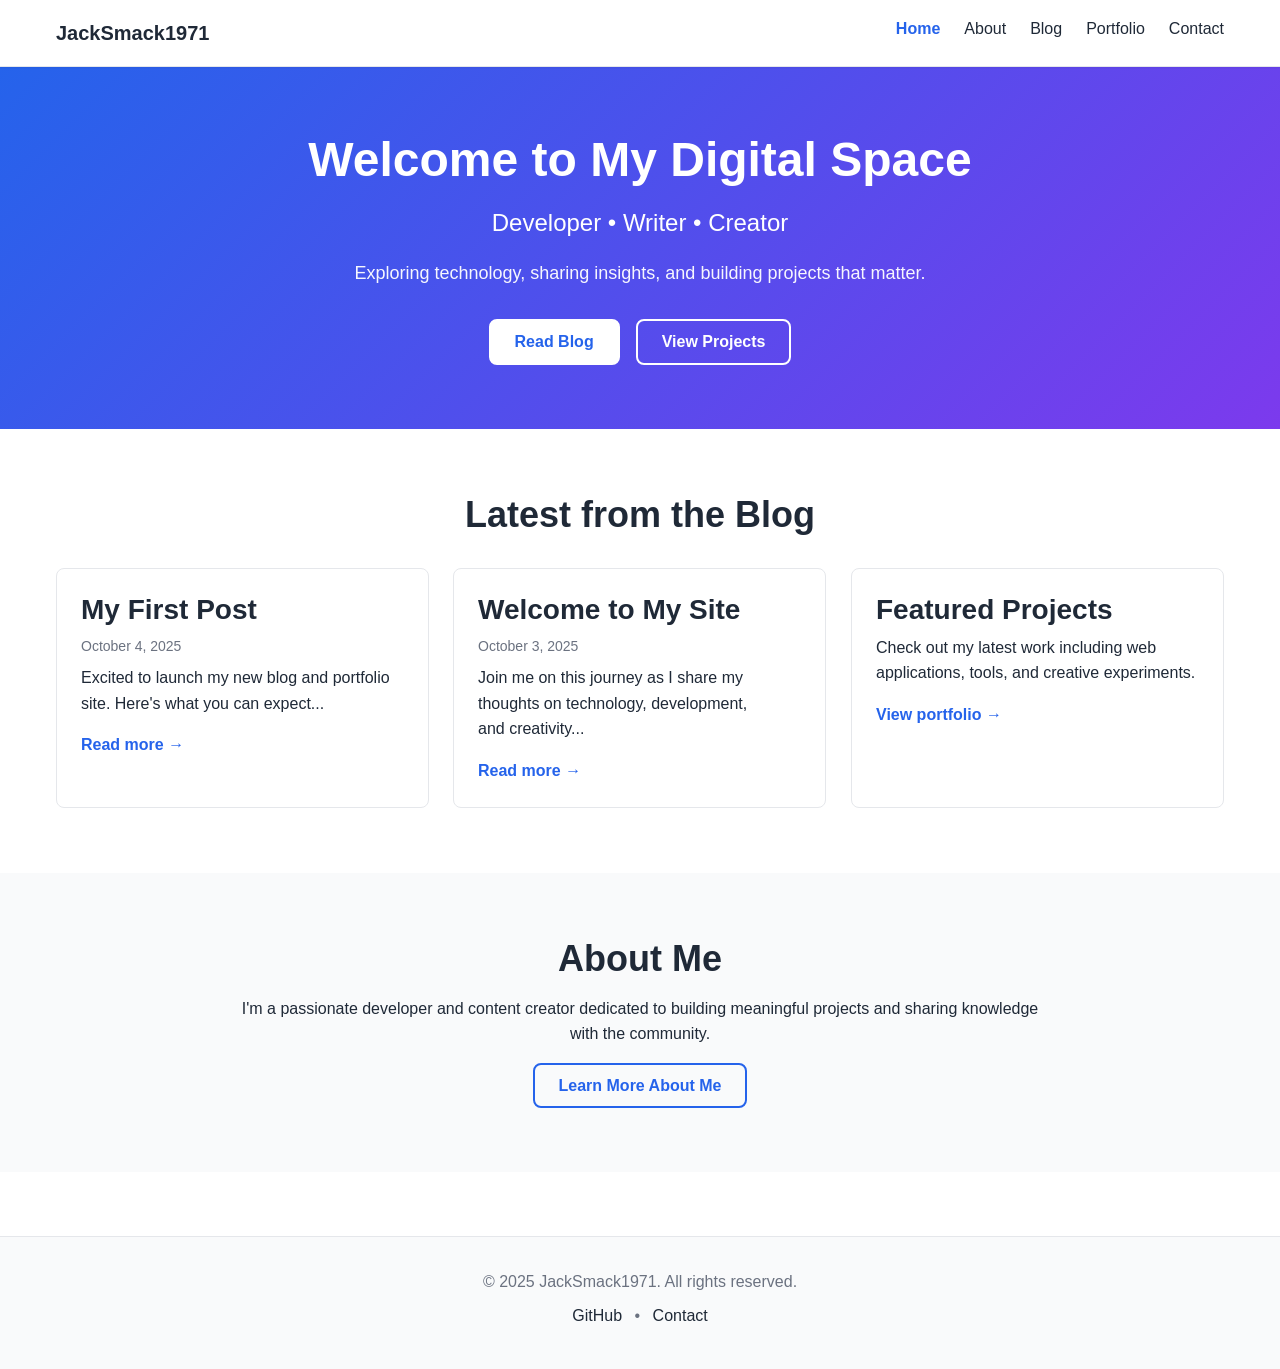
<file: index.html>
<!DOCTYPE html>
<html lang="en">
<head>
  <meta charset="UTF-8">
  <meta name="viewport" content="width=device-width, initial-scale=1">
  <meta name="description" content="JackSmack1971 - Developer, Writer, and Creator. Explore my blog, portfolio, and get in touch.">
  <title>JackSmack1971 - Blog & Portfolio</title>
  
  <!-- Favicon -->
  <link rel="icon" type="image/png" href="assets/images/favicon.png">
  
  <!-- Styles -->
  <link rel="stylesheet" href="assets/css/style.css">
  
  <!-- Security -->
  <meta http-equiv="Content-Security-Policy" 
        content="default-src 'self'; style-src 'self' 'unsafe-inline'; script-src 'self'">
</head>
<body>
  <!-- Skip to main content for accessibility -->
  <a href="#main-content" class="skip-link">Skip to main content</a>
  
  <header role="banner">
    <nav aria-label="Primary navigation">
      <div class="container">
        <div class="nav-brand">
          <a href="index.html">JackSmack1971</a>
        </div>
        <button class="nav-toggle" aria-label="Toggle navigation" aria-expanded="false">
          <span></span>
          <span></span>
          <span></span>
        </button>
        <ul class="nav-menu">
          <li><a href="index.html" aria-current="page">Home</a></li>
          <li><a href="about.html">About</a></li>
          <li><a href="blog.html">Blog</a></li>
          <li><a href="portfolio.html">Portfolio</a></li>
          <li><a href="contact.html">Contact</a></li>
        </ul>
      </div>
    </nav>
  </header>
  
  <main id="main-content" role="main">
    <!-- Hero Section -->
    <section class="hero">
      <div class="container">
        <h1>Welcome to My Digital Space</h1>
        <p class="hero-subtitle">Developer • Writer • Creator</p>
        <p class="hero-description">
          Exploring technology, sharing insights, and building projects that matter.
        </p>
        <div class="hero-cta">
          <a href="blog.html" class="btn btn-primary">Read Blog</a>
          <a href="portfolio.html" class="btn btn-secondary">View Projects</a>
        </div>
      </div>
    </section>
    
    <!-- Featured Content -->
    <section class="featured">
      <div class="container">
        <h2>Latest from the Blog</h2>
        <div class="grid">
          <article class="card">
            <h3><a href="blog/2025-10-04-first-post.html">My First Post</a></h3>
            <time datetime="2025-10-04">October 4, 2025</time>
            <p>Excited to launch my new blog and portfolio site. Here's what you can expect...</p>
            <a href="blog/2025-10-04-first-post.html" class="card-link">Read more →</a>
          </article>
          
          <article class="card">
            <h3><a href="blog/2025-10-03-welcome.html">Welcome to My Site</a></h3>
            <time datetime="2025-10-03">October 3, 2025</time>
            <p>Join me on this journey as I share my thoughts on technology, development, and creativity...</p>
            <a href="blog/2025-10-03-welcome.html" class="card-link">Read more →</a>
          </article>
          
          <article class="card">
            <h3><a href="portfolio.html">Featured Projects</a></h3>
            <p>Check out my latest work including web applications, tools, and creative experiments.</p>
            <a href="portfolio.html" class="card-link">View portfolio →</a>
          </article>
        </div>
      </div>
    </section>
    
    <!-- About Preview -->
    <section class="about-preview">
      <div class="container">
        <div class="about-content">
          <h2>About Me</h2>
          <p>
            I'm a passionate developer and content creator dedicated to building 
            meaningful projects and sharing knowledge with the community.
          </p>
          <a href="about.html" class="btn btn-outline">Learn More About Me</a>
        </div>
      </div>
    </section>
  </main>
  
  <footer role="contentinfo">
    <div class="container">
      <p>&copy; 2025 JackSmack1971. All rights reserved.</p>
      <p>
        <a href="https://github.com/JackSmack1971" target="_blank" rel="noopener noreferrer">GitHub</a> •
        <a href="contact.html">Contact</a>
      </p>
    </div>
  </footer>
  
  <!-- Scripts at end of body for performance -->
  <script src="assets/js/main.js"></script>
</body>
</html>
</file>
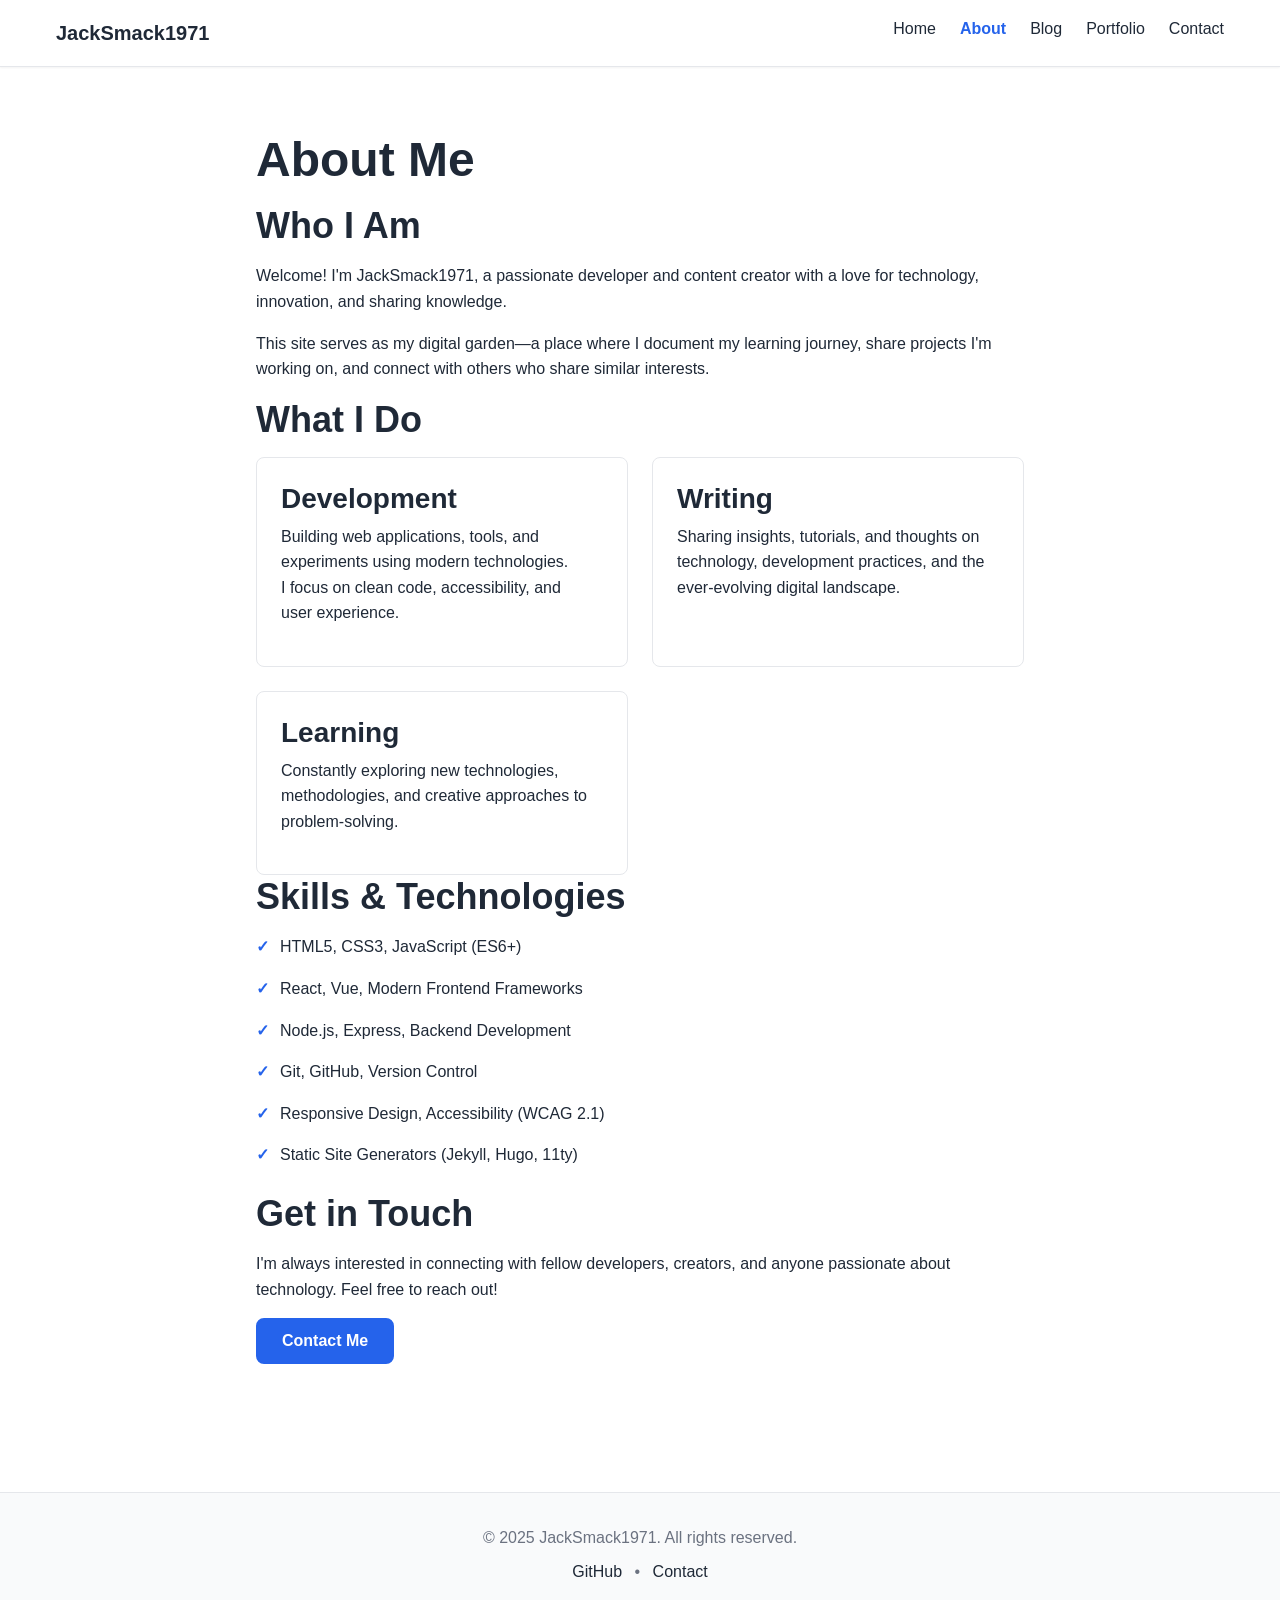
<file: about.html>
<!DOCTYPE html>
<html lang="en">
<head>
  <meta charset="UTF-8">
  <meta name="viewport" content="width=device-width, initial-scale=1">
  <meta name="description" content="About JackSmack1971 - Learn about my background, skills, and interests.">
  <title>About - JackSmack1971</title>
  <link rel="stylesheet" href="assets/css/style.css">
</head>
<body>
  <a href="#main-content" class="skip-link">Skip to main content</a>
  
  <header role="banner">
    <nav aria-label="Primary navigation">
      <div class="container">
        <div class="nav-brand">
          <a href="index.html">JackSmack1971</a>
        </div>
        <button class="nav-toggle" aria-label="Toggle navigation" aria-expanded="false">
          <span></span>
          <span></span>
          <span></span>
        </button>
        <ul class="nav-menu">
          <li><a href="index.html">Home</a></li>
          <li><a href="about.html" aria-current="page">About</a></li>
          <li><a href="blog.html">Blog</a></li>
          <li><a href="portfolio.html">Portfolio</a></li>
          <li><a href="contact.html">Contact</a></li>
        </ul>
      </div>
    </nav>
  </header>
  
  <main id="main-content" role="main">
    <article class="page-content">
      <div class="container">
        <h1>About Me</h1>
        
        <section>
          <h2>Who I Am</h2>
          <p>
            Welcome! I'm JackSmack1971, a passionate developer and content creator 
            with a love for technology, innovation, and sharing knowledge.
          </p>
          <p>
            This site serves as my digital garden—a place where I document my learning 
            journey, share projects I'm working on, and connect with others who share 
            similar interests.
          </p>
        </section>
        
        <section>
          <h2>What I Do</h2>
          <div class="grid">
            <div class="card">
              <h3>Development</h3>
              <p>
                Building web applications, tools, and experiments using modern 
                technologies. I focus on clean code, accessibility, and user experience.
              </p>
            </div>
            
            <div class="card">
              <h3>Writing</h3>
              <p>
                Sharing insights, tutorials, and thoughts on technology, development 
                practices, and the ever-evolving digital landscape.
              </p>
            </div>
            
            <div class="card">
              <h3>Learning</h3>
              <p>
                Constantly exploring new technologies, methodologies, and creative 
                approaches to problem-solving.
              </p>
            </div>
          </div>
        </section>
        
        <section>
          <h2>Skills & Technologies</h2>
          <ul class="skills-list">
            <li>HTML5, CSS3, JavaScript (ES6+)</li>
            <li>React, Vue, Modern Frontend Frameworks</li>
            <li>Node.js, Express, Backend Development</li>
            <li>Git, GitHub, Version Control</li>
            <li>Responsive Design, Accessibility (WCAG 2.1)</li>
            <li>Static Site Generators (Jekyll, Hugo, 11ty)</li>
          </ul>
        </section>
        
        <section>
          <h2>Get in Touch</h2>
          <p>
            I'm always interested in connecting with fellow developers, creators, 
            and anyone passionate about technology. Feel free to reach out!
          </p>
          <a href="contact.html" class="btn btn-primary">Contact Me</a>
        </section>
      </div>
    </article>
  </main>
  
  <footer role="contentinfo">
    <div class="container">
      <p>&copy; 2025 JackSmack1971. All rights reserved.</p>
      <p>
        <a href="https://github.com/JackSmack1971" target="_blank" rel="noopener noreferrer">GitHub</a> •
        <a href="contact.html">Contact</a>
      </p>
    </div>
  </footer>
  
  <script src="assets/js/main.js"></script>
</body>
</html>
</file>
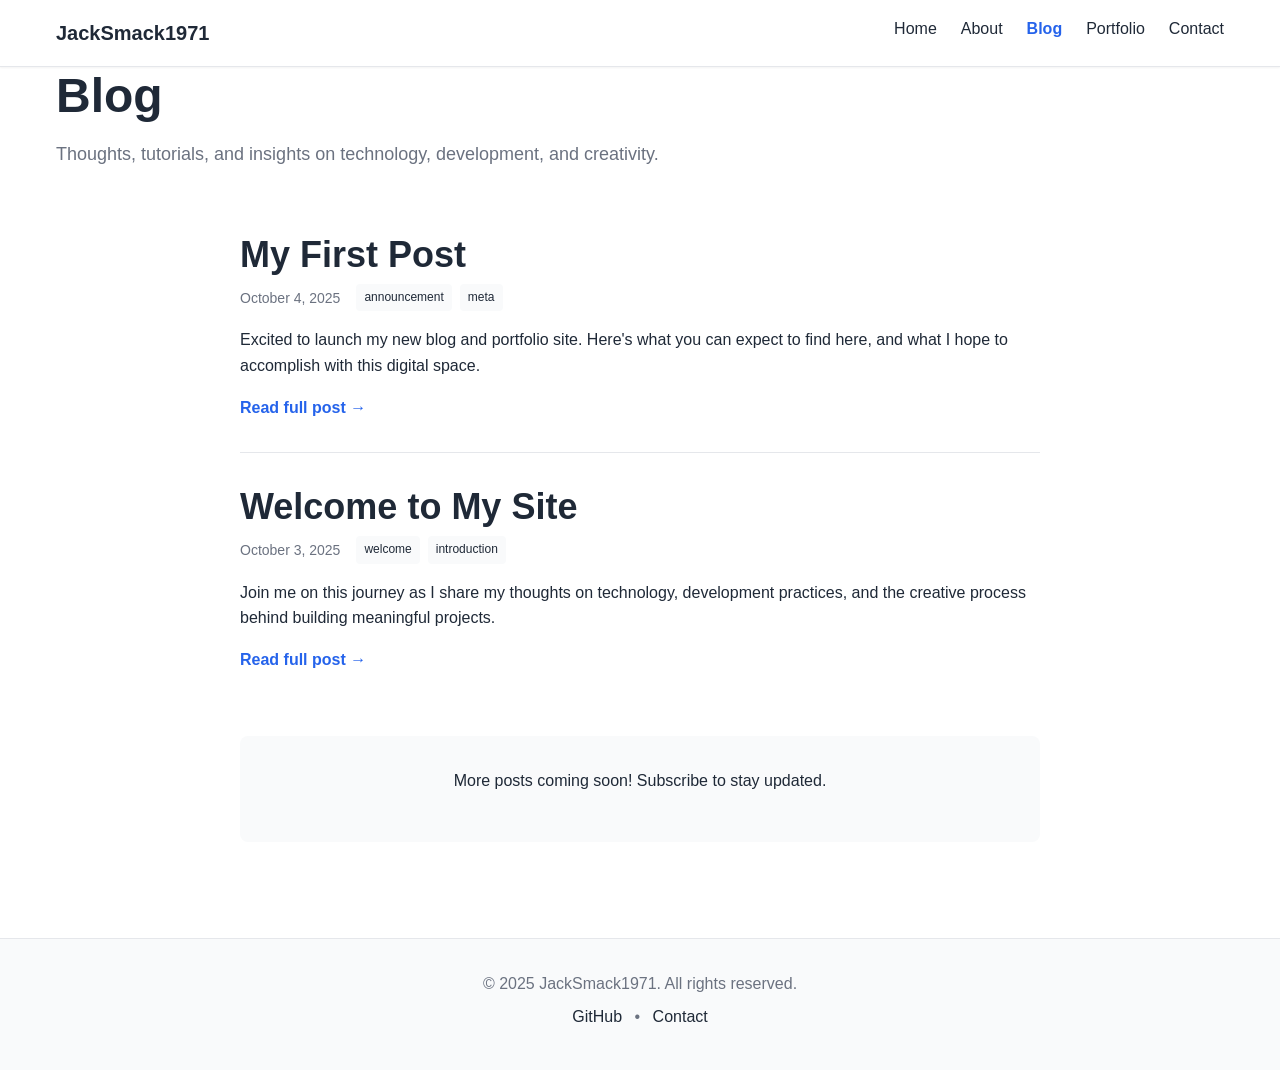
<file: blog.html>
<!DOCTYPE html>
<html lang="en">
<head>
  <meta charset="UTF-8">
  <meta name="viewport" content="width=device-width, initial-scale=1">
  <meta name="description" content="JackSmack1971's Blog - Articles about technology, development, and creativity.">
  <title>Blog - JackSmack1971</title>
  <link rel="stylesheet" href="assets/css/style.css">
</head>
<body>
  <a href="#main-content" class="skip-link">Skip to main content</a>
  
  <header role="banner">
    <nav aria-label="Primary navigation">
      <div class="container">
        <div class="nav-brand">
          <a href="index.html">JackSmack1971</a>
        </div>
        <button class="nav-toggle" aria-label="Toggle navigation" aria-expanded="false">
          <span></span>
          <span></span>
          <span></span>
        </button>
        <ul class="nav-menu">
          <li><a href="index.html">Home</a></li>
          <li><a href="about.html">About</a></li>
          <li><a href="blog.html" aria-current="page">Blog</a></li>
          <li><a href="portfolio.html">Portfolio</a></li>
          <li><a href="contact.html">Contact</a></li>
        </ul>
      </div>
    </nav>
  </header>
  
  <main id="main-content" role="main">
    <div class="container">
      <h1>Blog</h1>
      <p class="page-intro">
        Thoughts, tutorials, and insights on technology, development, and creativity.
      </p>
      
      <div class="blog-list">
        <article class="blog-post-preview">
          <h2><a href="blog/2025-10-04-first-post.html">My First Post</a></h2>
          <div class="post-meta">
            <time datetime="2025-10-04">October 4, 2025</time>
            <span class="post-tags">
              <span class="tag">announcement</span>
              <span class="tag">meta</span>
            </span>
          </div>
          <p>
            Excited to launch my new blog and portfolio site. Here's what you can 
            expect to find here, and what I hope to accomplish with this digital space.
          </p>
          <a href="blog/2025-10-04-first-post.html" class="read-more">Read full post →</a>
        </article>
        
        <article class="blog-post-preview">
          <h2><a href="blog/2025-10-03-welcome.html">Welcome to My Site</a></h2>
          <div class="post-meta">
            <time datetime="2025-10-03">October 3, 2025</time>
            <span class="post-tags">
              <span class="tag">welcome</span>
              <span class="tag">introduction</span>
            </span>
          </div>
          <p>
            Join me on this journey as I share my thoughts on technology, development 
            practices, and the creative process behind building meaningful projects.
          </p>
          <a href="blog/2025-10-03-welcome.html" class="read-more">Read full post →</a>
        </article>
        
        <!-- Placeholder for future posts -->
        <div class="blog-cta">
          <p>More posts coming soon! Subscribe to stay updated.</p>
        </div>
      </div>
    </div>
  </main>
  
  <footer role="contentinfo">
    <div class="container">
      <p>&copy; 2025 JackSmack1971. All rights reserved.</p>
      <p>
        <a href="https://github.com/JackSmack1971" target="_blank" rel="noopener noreferrer">GitHub</a> •
        <a href="contact.html">Contact</a>
      </p>
    </div>
  </footer>
  
  <script src="assets/js/main.js"></script>
</body>
</html>
</file>
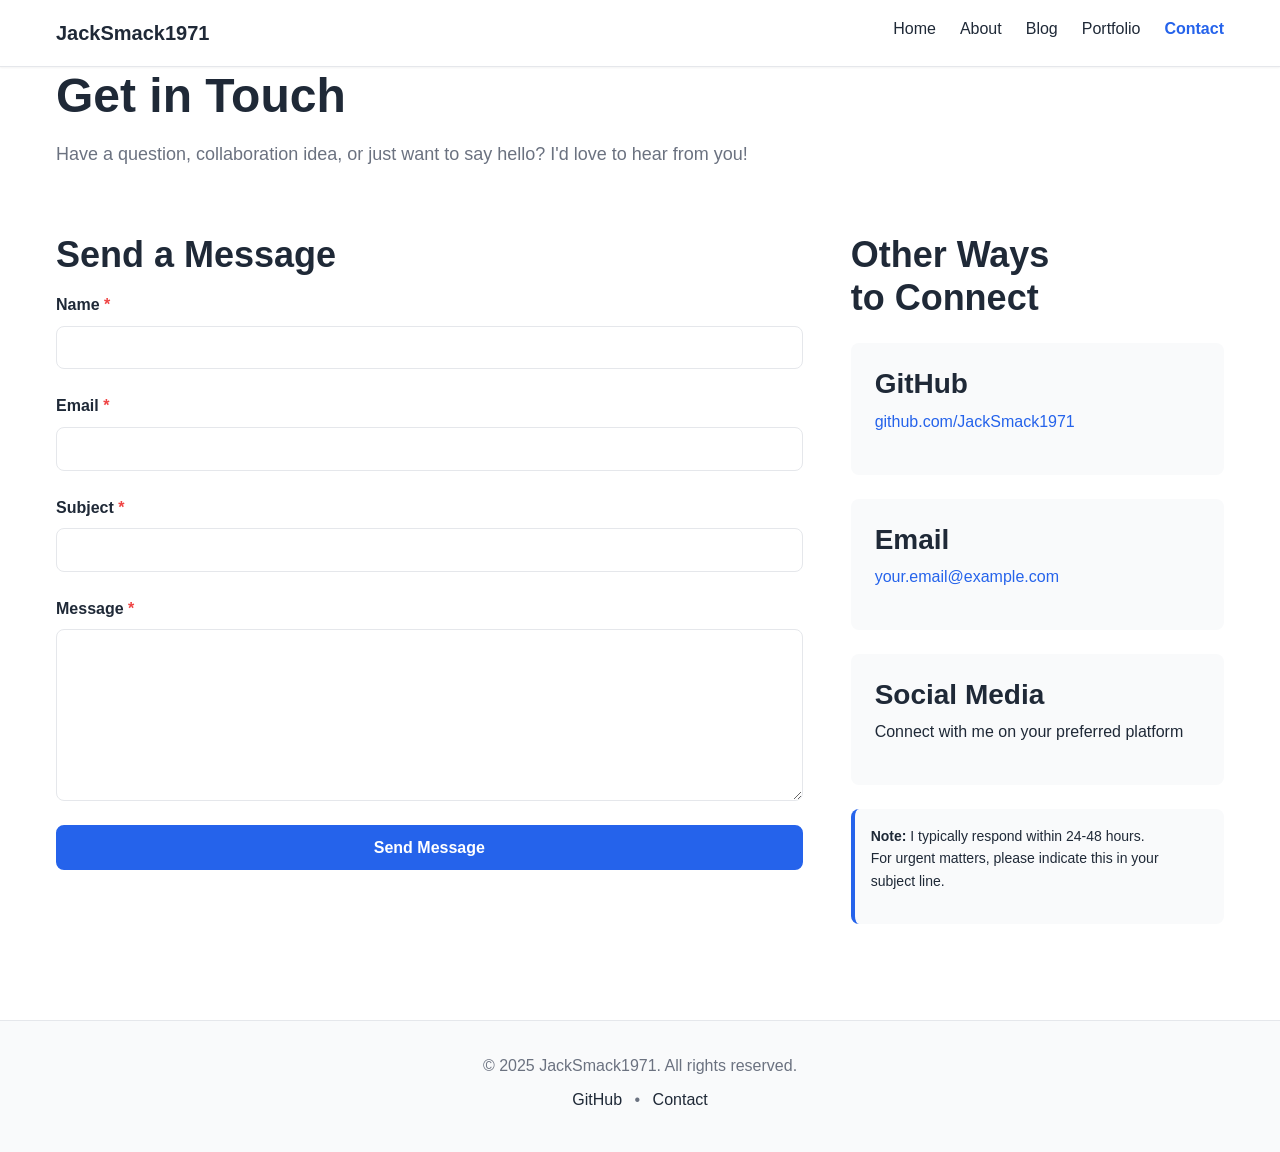
<file: contact.html>
<!DOCTYPE html>
<html lang="en">
<head>
  <meta charset="UTF-8">
  <meta name="viewport" content="width=device-width, initial-scale=1">
  <meta name="description" content="Contact JackSmack1971 - Get in touch via email or social media.">
  <title>Contact - JackSmack1971</title>
  <link rel="stylesheet" href="assets/css/style.css">
</head>
<body>
  <a href="#main-content" class="skip-link">Skip to main content</a>
  
  <header role="banner">
    <nav aria-label="Primary navigation">
      <div class="container">
        <div class="nav-brand">
          <a href="index.html">JackSmack1971</a>
        </div>
        <button class="nav-toggle" aria-label="Toggle navigation" aria-expanded="false">
          <span></span>
          <span></span>
          <span></span>
        </button>
        <ul class="nav-menu">
          <li><a href="index.html">Home</a></li>
          <li><a href="about.html">About</a></li>
          <li><a href="blog.html">Blog</a></li>
          <li><a href="portfolio.html">Portfolio</a></li>
          <li><a href="contact.html" aria-current="page">Contact</a></li>
        </ul>
      </div>
    </nav>
  </header>
  
  <main id="main-content" role="main">
    <div class="container">
      <h1>Get in Touch</h1>
      <p class="page-intro">
        Have a question, collaboration idea, or just want to say hello? 
        I'd love to hear from you!
      </p>
      
      <div class="contact-content">
        <!-- Contact Form -->
        <section class="contact-form-section">
          <h2>Send a Message</h2>
          <form id="contactForm" class="contact-form" action="https://formspree.io/f/YOUR_FORM_ID" method="POST">
            <div class="form-group">
              <label for="name">Name <span class="required">*</span></label>
              <input 
                type="text" 
                id="name" 
                name="name" 
                required 
                autocomplete="name"
                aria-required="true"
              >
            </div>
            
            <div class="form-group">
              <label for="email">Email <span class="required">*</span></label>
              <input 
                type="email" 
                id="email" 
                name="email" 
                required 
                autocomplete="email"
                aria-required="true"
              >
            </div>
            
            <div class="form-group">
              <label for="subject">Subject <span class="required">*</span></label>
              <input 
                type="text" 
                id="subject" 
                name="subject" 
                required
                aria-required="true"
              >
            </div>
            
            <div class="form-group">
              <label for="message">Message <span class="required">*</span></label>
              <textarea 
                id="message" 
                name="message" 
                rows="6" 
                required
                aria-required="true"
              ></textarea>
            </div>
            
            <button type="submit" class="btn btn-primary">Send Message</button>
          </form>
          
          <!-- Form submission feedback (hidden by default) -->
          <div id="formFeedback" class="form-feedback" role="status" aria-live="polite"></div>
        </section>
        
        <!-- Alternative Contact Methods -->
        <aside class="contact-info">
          <h2>Other Ways to Connect</h2>
          
          <div class="contact-methods">
            <div class="contact-method">
              <h3>GitHub</h3>
              <p>
                <a href="https://github.com/JackSmack1971" target="_blank" rel="noopener noreferrer">
                  github.com/JackSmack1971
                </a>
              </p>
            </div>
            
            <div class="contact-method">
              <h3>Email</h3>
              <p>
                <a href="mailto:your.email@example.com">your.email@example.com</a>
              </p>
            </div>
            
            <div class="contact-method">
              <h3>Social Media</h3>
              <p>
                Connect with me on your preferred platform
              </p>
            </div>
          </div>
          
          <div class="contact-note">
            <p>
              <strong>Note:</strong> I typically respond within 24-48 hours. 
              For urgent matters, please indicate this in your subject line.
            </p>
          </div>
        </aside>
      </div>
    </div>
  </main>
  
  <footer role="contentinfo">
    <div class="container">
      <p>&copy; 2025 JackSmack1971. All rights reserved.</p>
      <p>
        <a href="https://github.com/JackSmack1971" target="_blank" rel="noopener noreferrer">GitHub</a> •
        <a href="contact.html">Contact</a>
      </p>
    </div>
  </footer>
  
  <script src="assets/js/main.js"></script>
</body>
</html>
</file>
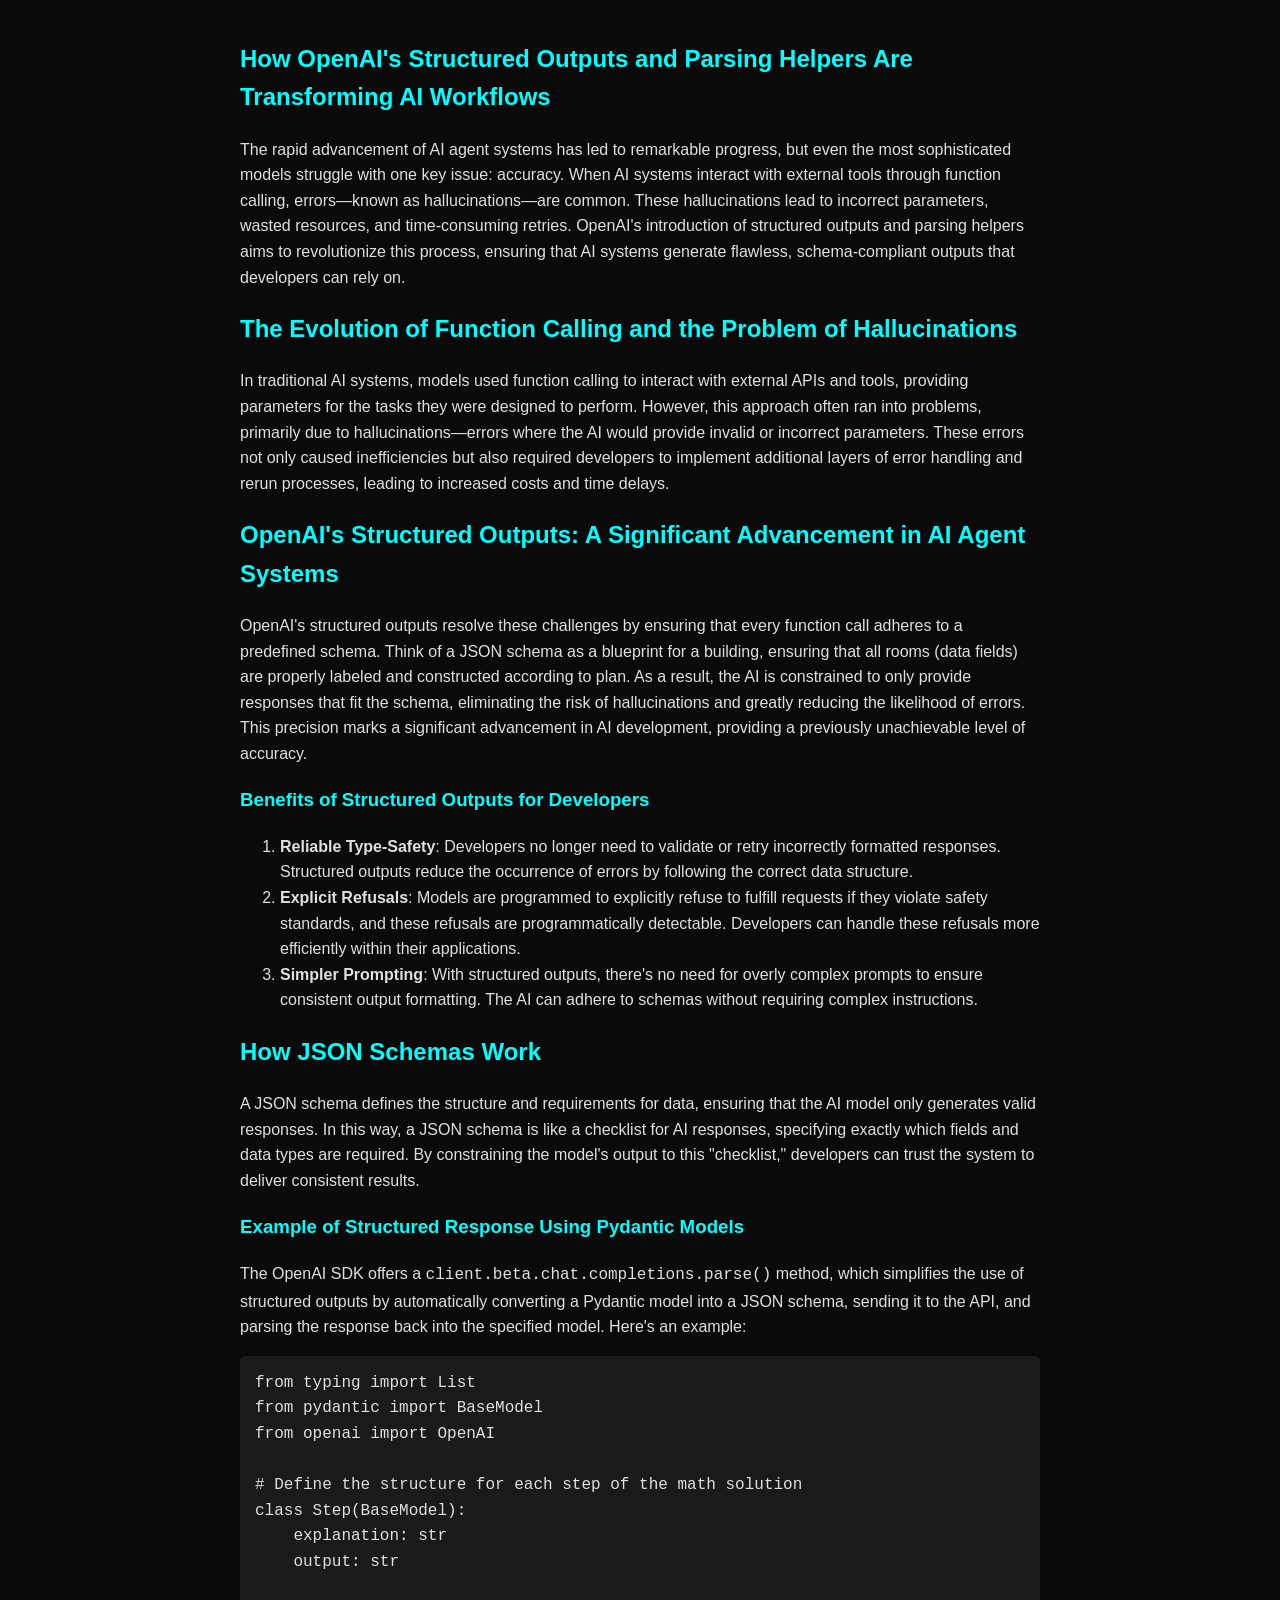
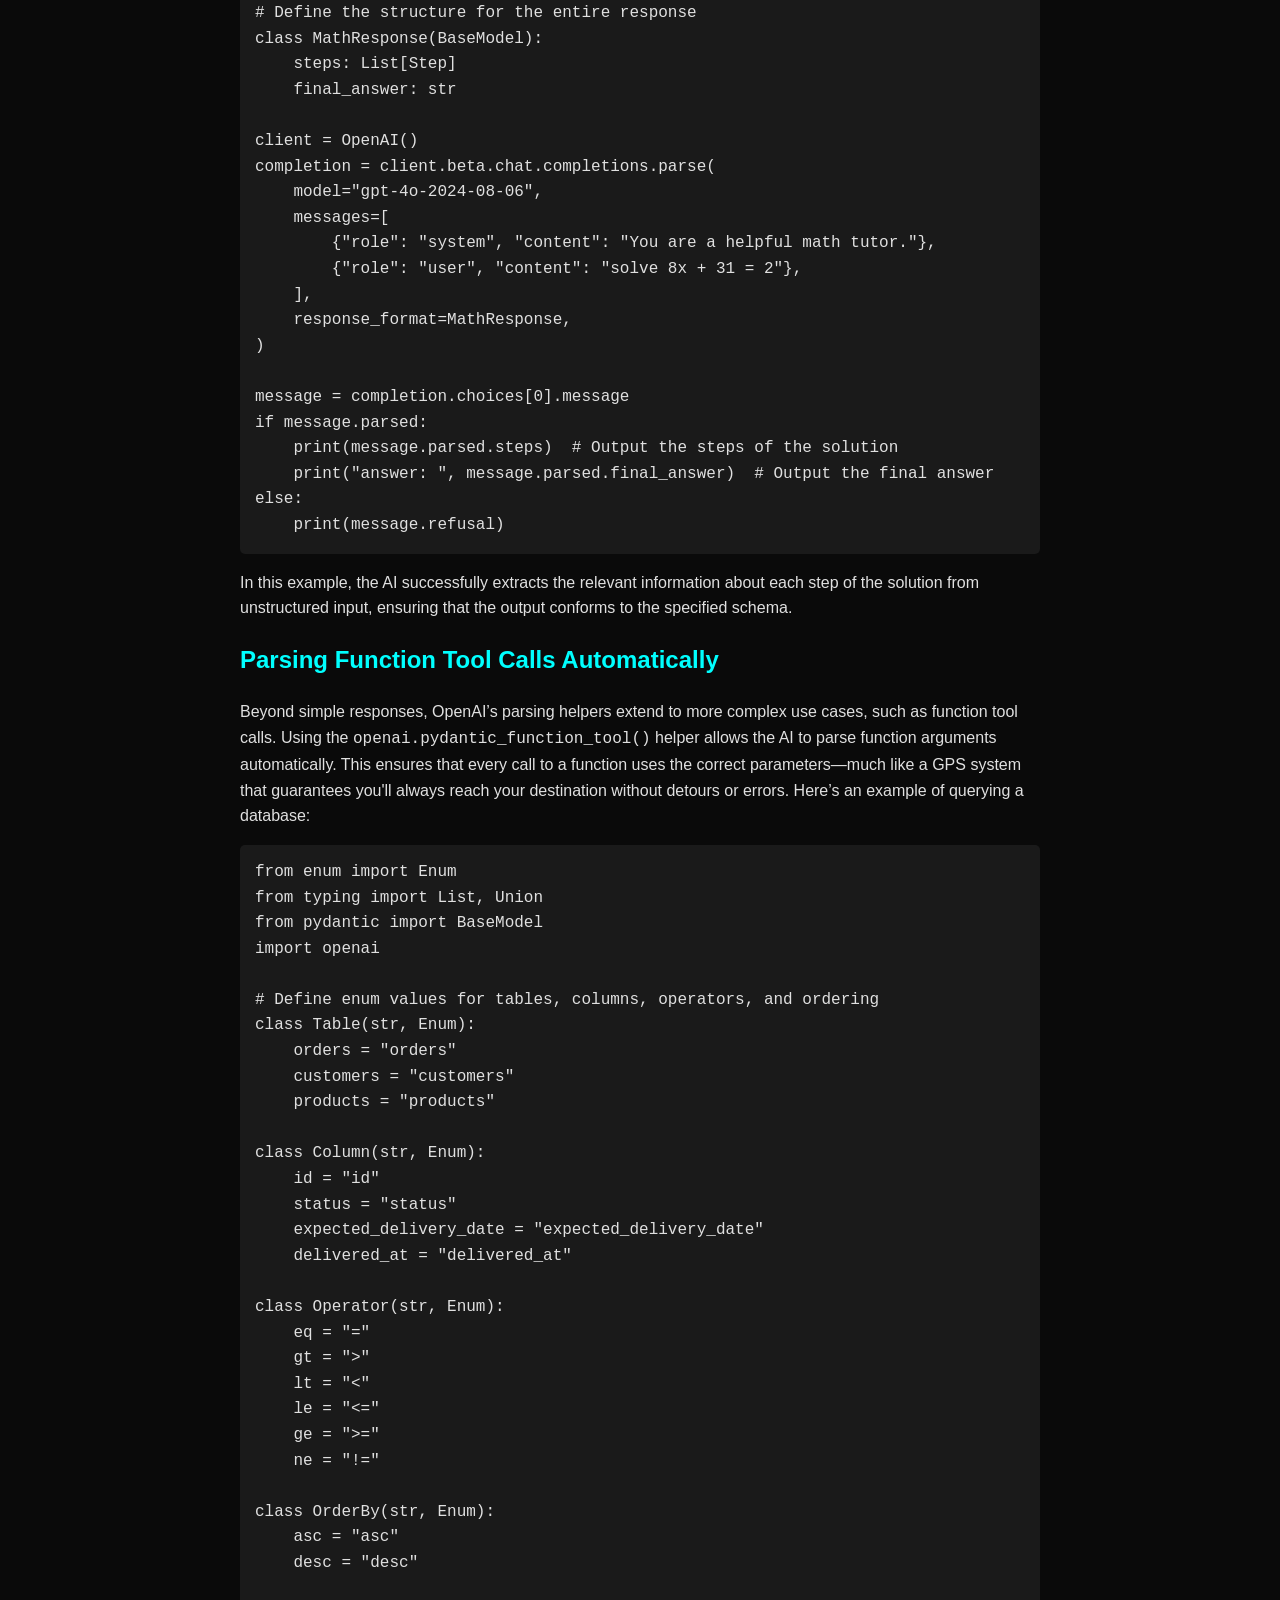
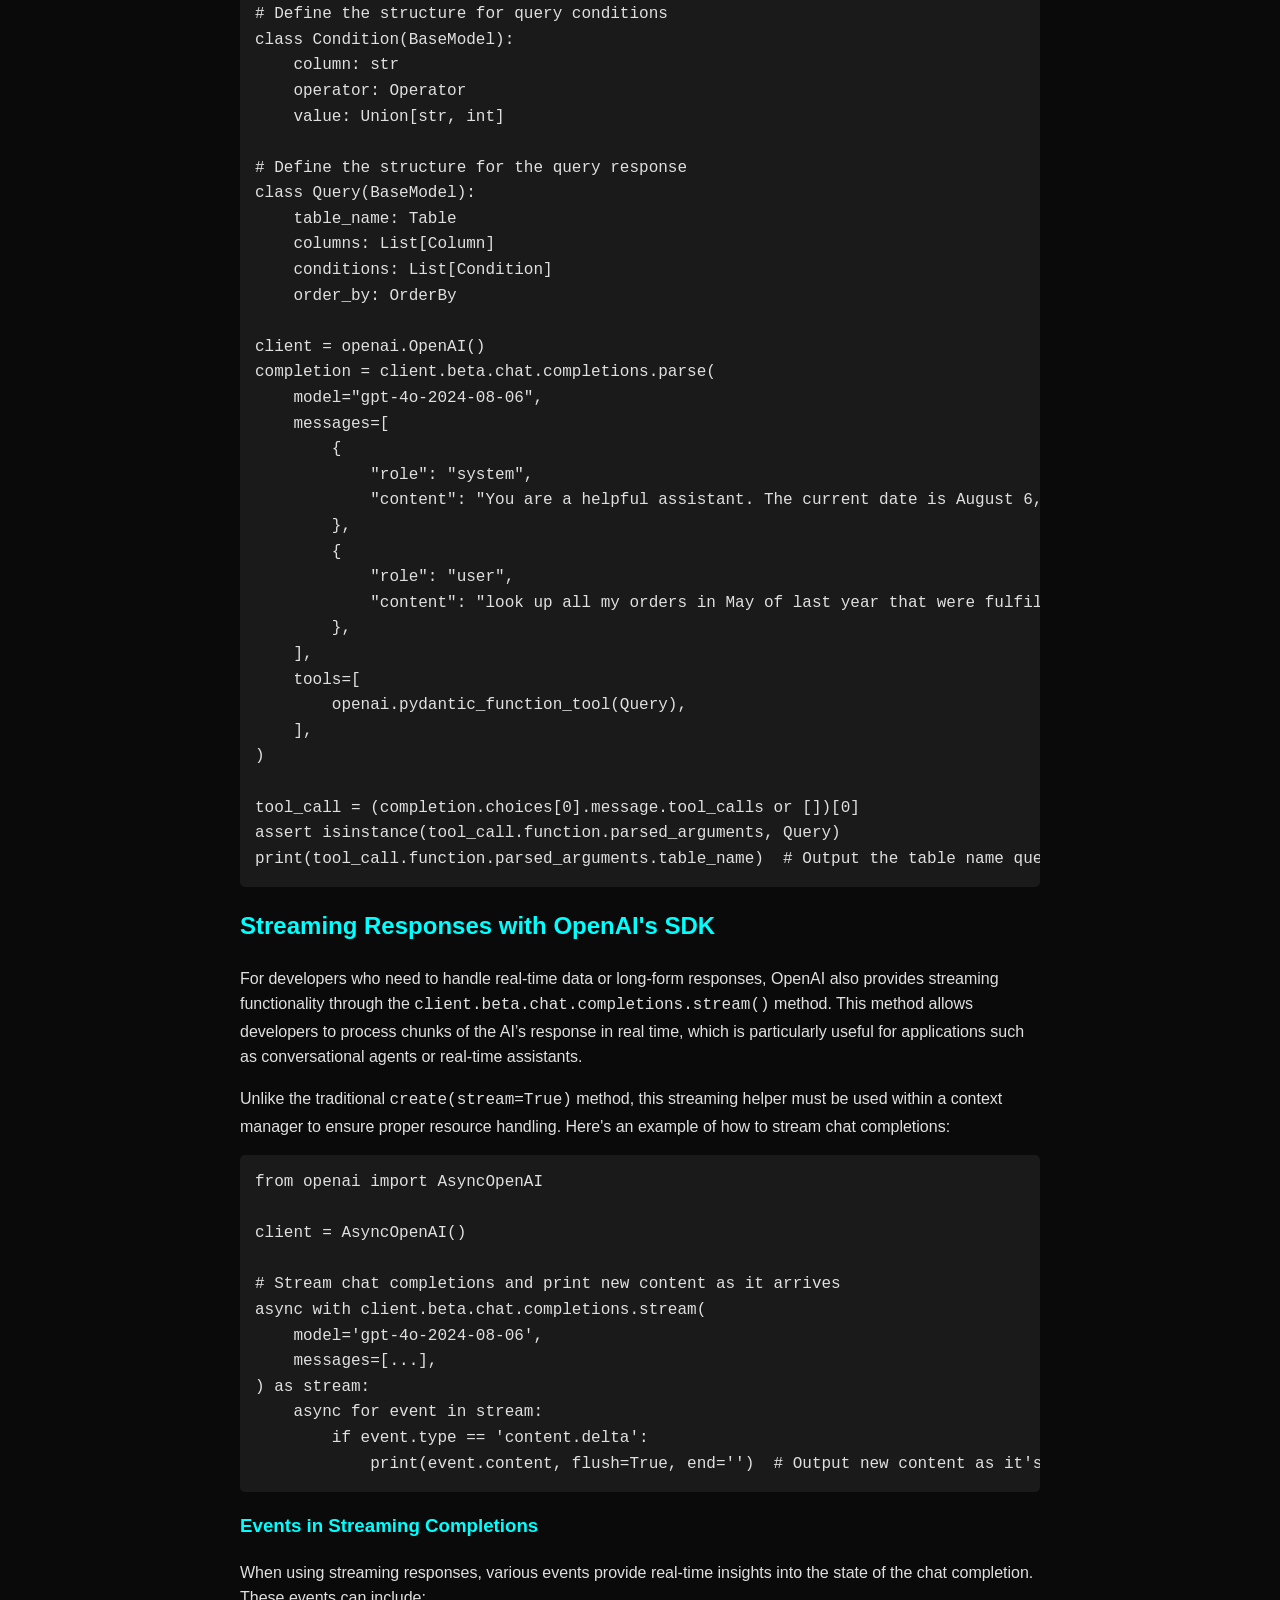
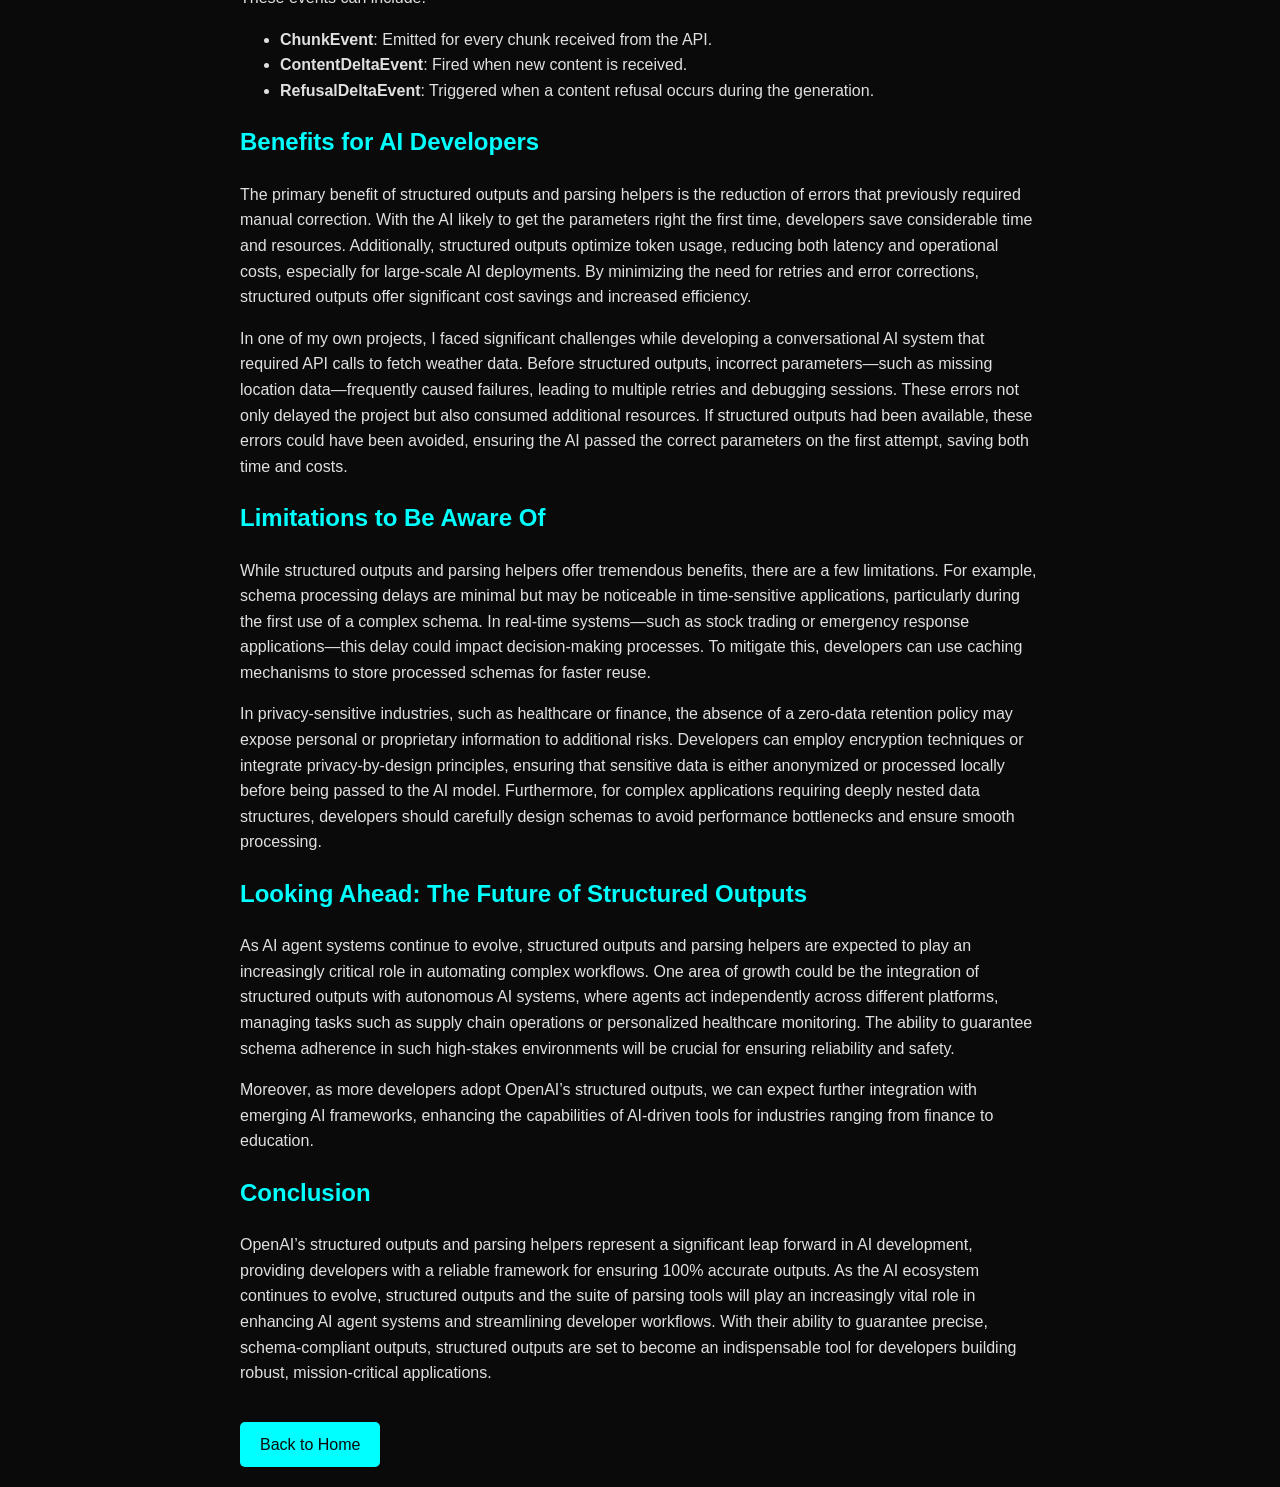
<file: first-blog-post.html>
<!DOCTYPE html>
<html lang="en">
<head>
    <meta charset="UTF-8">
    <meta name="viewport" content="width=device-width, initial-scale=1.0">
    <title>How OpenAI's Structured Outputs Are Transforming AI Workflows - ARTOfficial Intelligence LLC</title>
    <style>
        body {
            font-family: 'Roboto', sans-serif;
            line-height: 1.6;
            color: #e0e0e0;
            background-color: #0a0a0a;
            max-width: 800px;
            margin: 0 auto;
            padding: 20px;
        }
        h1, h2, h3 {
            color: #00ffff;
        }
        a {
            color: #bb86fc;
            text-decoration: none;
        }
        a:hover {
            text-decoration: underline;
        }
        pre {
            background-color: #1a1a1a;
            padding: 15px;
            border-radius: 5px;
            overflow-x: auto;
        }
        code {
            font-family: 'Courier New', Courier, monospace;
        }
        .back-link {
            display: inline-block;
            margin-top: 20px;
            padding: 10px 20px;
            background-color: #00ffff;
            color: #0a0a0a;
            border-radius: 5px;
            transition: background-color 0.3s ease;
        }
        .back-link:hover {
            background-color: #bb86fc;
            text-decoration: none;
        }
    </style>
</head>
<body>
    <article>
        <h1>How OpenAI's Structured Outputs and Parsing Helpers Are Transforming AI Workflows</h1>
        
        <p>The rapid advancement of AI agent systems has led to remarkable progress, but even the most sophisticated models struggle with one key issue: accuracy. When AI systems interact with external tools through function calling, errors—known as hallucinations—are common. These hallucinations lead to incorrect parameters, wasted resources, and time-consuming retries. OpenAI's introduction of structured outputs and parsing helpers aims to revolutionize this process, ensuring that AI systems generate flawless, schema-compliant outputs that developers can rely on.</p>

        <h2>The Evolution of Function Calling and the Problem of Hallucinations</h2>
        <p>In traditional AI systems, models used function calling to interact with external APIs and tools, providing parameters for the tasks they were designed to perform. However, this approach often ran into problems, primarily due to hallucinations—errors where the AI would provide invalid or incorrect parameters. These errors not only caused inefficiencies but also required developers to implement additional layers of error handling and rerun processes, leading to increased costs and time delays.</p>

        <h2>OpenAI's Structured Outputs: A Significant Advancement in AI Agent Systems</h2>
        <p>OpenAI's structured outputs resolve these challenges by ensuring that every function call adheres to a predefined schema. Think of a JSON schema as a blueprint for a building, ensuring that all rooms (data fields) are properly labeled and constructed according to plan. As a result, the AI is constrained to only provide responses that fit the schema, eliminating the risk of hallucinations and greatly reducing the likelihood of errors. This precision marks a significant advancement in AI development, providing a previously unachievable level of accuracy.</p>

        <h3>Benefits of Structured Outputs for Developers</h3>
        <ol>
            <li><strong>Reliable Type-Safety</strong>: Developers no longer need to validate or retry incorrectly formatted responses. Structured outputs reduce the occurrence of errors by following the correct data structure.</li>
            <li><strong>Explicit Refusals</strong>: Models are programmed to explicitly refuse to fulfill requests if they violate safety standards, and these refusals are programmatically detectable. Developers can handle these refusals more efficiently within their applications.</li>
            <li><strong>Simpler Prompting</strong>: With structured outputs, there's no need for overly complex prompts to ensure consistent output formatting. The AI can adhere to schemas without requiring complex instructions.</li>
        </ol>

        <h2>How JSON Schemas Work</h2>
        <p>A JSON schema defines the structure and requirements for data, ensuring that the AI model only generates valid responses. In this way, a JSON schema is like a checklist for AI responses, specifying exactly which fields and data types are required. By constraining the model's output to this "checklist," developers can trust the system to deliver consistent results.</p>

        <h3>Example of Structured Response Using Pydantic Models</h3>
        <p>The OpenAI SDK offers a <code>client.beta.chat.completions.parse()</code> method, which simplifies the use of structured outputs by automatically converting a Pydantic model into a JSON schema, sending it to the API, and parsing the response back into the specified model. Here's an example:</p>

        <pre><code>from typing import List
from pydantic import BaseModel
from openai import OpenAI

# Define the structure for each step of the math solution
class Step(BaseModel):
    explanation: str
    output: str

# Define the structure for the entire response
class MathResponse(BaseModel):
    steps: List[Step]
    final_answer: str

client = OpenAI()
completion = client.beta.chat.completions.parse(
    model="gpt-4o-2024-08-06",
    messages=[
        {"role": "system", "content": "You are a helpful math tutor."},
        {"role": "user", "content": "solve 8x + 31 = 2"},
    ],
    response_format=MathResponse,
)

message = completion.choices[0].message
if message.parsed:
    print(message.parsed.steps)  # Output the steps of the solution
    print("answer: ", message.parsed.final_answer)  # Output the final answer
else:
    print(message.refusal)
</code></pre>

        <p>In this example, the AI successfully extracts the relevant information about each step of the solution from unstructured input, ensuring that the output conforms to the specified schema.</p>

        <h2>Parsing Function Tool Calls Automatically</h2>
        <p>Beyond simple responses, OpenAI’s parsing helpers extend to more complex use cases, such as function tool calls. Using the <code>openai.pydantic_function_tool()</code> helper allows the AI to parse function arguments automatically. This ensures that every call to a function uses the correct parameters—much like a GPS system that guarantees you'll always reach your destination without detours or errors. Here’s an example of querying a database:</p>

        <pre><code>from enum import Enum
from typing import List, Union
from pydantic import BaseModel
import openai

# Define enum values for tables, columns, operators, and ordering
class Table(str, Enum):
    orders = "orders"
    customers = "customers"
    products = "products"

class Column(str, Enum):
    id = "id"
    status = "status"
    expected_delivery_date = "expected_delivery_date"
    delivered_at = "delivered_at"

class Operator(str, Enum):
    eq = "="
    gt = ">"
    lt = "<"
    le = "<="
    ge = ">="
    ne = "!="

class OrderBy(str, Enum):
    asc = "asc"
    desc = "desc"

# Define the structure for query conditions
class Condition(BaseModel):
    column: str
    operator: Operator
    value: Union[str, int]

# Define the structure for the query response
class Query(BaseModel):
    table_name: Table
    columns: List[Column]
    conditions: List[Condition]
    order_by: OrderBy

client = openai.OpenAI()
completion = client.beta.chat.completions.parse(
    model="gpt-4o-2024-08-06",
    messages=[
        {
            "role": "system",
            "content": "You are a helpful assistant. The current date is August 6, 2024. You help users query for the data they are looking for by calling the query function.",
        },
        {
            "role": "user",
            "content": "look up all my orders in May of last year that were fulfilled but not delivered on time",
        },
    ],
    tools=[
        openai.pydantic_function_tool(Query),
    ],
)

tool_call = (completion.choices[0].message.tool_calls or [])[0]
assert isinstance(tool_call.function.parsed_arguments, Query)
print(tool_call.function.parsed_arguments.table_name)  # Output the table name queried
</code></pre>

        <h2>Streaming Responses with OpenAI's SDK</h2>
        <p>For developers who need to handle real-time data or long-form responses, OpenAI also provides streaming functionality through the <code>client.beta.chat.completions.stream()</code> method. This method allows developers to process chunks of the AI’s response in real time, which is particularly useful for applications such as conversational agents or real-time assistants.</p>

        <p>Unlike the traditional <code>create(stream=True)</code> method, this streaming helper must be used within a context manager to ensure proper resource handling. Here's an example of how to stream chat completions:</p>

        <pre><code>from openai import AsyncOpenAI

client = AsyncOpenAI()

# Stream chat completions and print new content as it arrives
async with client.beta.chat.completions.stream(
    model='gpt-4o-2024-08-06',
    messages=[...],
) as stream:
    async for event in stream:
        if event.type == 'content.delta':
            print(event.content, flush=True, end='')  # Output new content as it's generated
</code></pre>

        <h3>Events in Streaming Completions</h3>
        <p>When using streaming responses, various events provide real-time insights into the state of the chat completion. These events can include:</p>
        <ul>
            <li><strong>ChunkEvent</strong>: Emitted for every chunk received from the API.</li>
            <li><strong>ContentDeltaEvent</strong>: Fired when new content is received.</li>
            <li><strong>RefusalDeltaEvent</strong>: Triggered when a content refusal occurs during the generation.</li>
        </ul>

        <h2>Benefits for AI Developers</h2>
        <p>The primary benefit of structured outputs and parsing helpers is the reduction of errors that previously required manual correction. With the AI likely to get the parameters right the first time, developers save considerable time and resources. Additionally, structured outputs optimize token usage, reducing both latency and operational costs, especially for large-scale AI deployments. By minimizing the need for retries and error corrections, structured outputs offer significant cost savings and increased efficiency.</p>

        <p>In one of my own projects, I faced significant challenges while developing a conversational AI system that required API calls to fetch weather data. Before structured outputs, incorrect parameters—such as missing location data—frequently caused failures, leading to multiple retries and debugging sessions. These errors not only delayed the project but also consumed additional resources. If structured outputs had been available, these errors could have been avoided, ensuring the AI passed the correct parameters on the first attempt, saving both time and costs.</p>

        <h2>Limitations to Be Aware Of</h2>
        <p>While structured outputs and parsing helpers offer tremendous benefits, there are a few limitations. For example, schema processing delays are minimal but may be noticeable in time-sensitive applications, particularly during the first use of a complex schema. In real-time systems—such as stock trading or emergency response applications—this delay could impact decision-making processes. To mitigate this, developers can use caching mechanisms to store processed schemas for faster reuse.</p>

        <p>In privacy-sensitive industries, such as healthcare or finance, the absence of a zero-data retention policy may expose personal or proprietary information to additional risks. Developers can employ encryption techniques or integrate privacy-by-design principles, ensuring that sensitive data is either anonymized or processed locally before being passed to the AI model. Furthermore, for complex applications requiring deeply nested data structures, developers should carefully design schemas to avoid performance bottlenecks and ensure smooth processing.</p>

        <h2>Looking Ahead: The Future of Structured Outputs</h2>
        <p>As AI agent systems continue to evolve, structured outputs and parsing helpers are expected to play an increasingly critical role in automating complex workflows. One area of growth could be the integration of structured outputs with autonomous AI systems, where agents act independently across different platforms, managing tasks such as supply chain operations or personalized healthcare monitoring. The ability to guarantee schema adherence in such high-stakes environments will be crucial for ensuring reliability and safety.</p>

        <p>Moreover, as more developers adopt OpenAI’s structured outputs, we can expect further integration with emerging AI frameworks, enhancing the capabilities of AI-driven tools for industries ranging from finance to education.</p>

        <h2>Conclusion</h2>
        <p>OpenAI’s structured outputs and parsing helpers represent a significant leap forward in AI development, providing developers with a reliable framework for ensuring 100% accurate outputs. As the AI ecosystem continues to evolve, structured outputs and the suite of parsing tools will play an increasingly vital role in enhancing AI agent systems and streamlining developer workflows. With their ability to guarantee precise, schema-compliant outputs, structured outputs are set to become an indispensable tool for developers building robust, mission-critical applications.</p>
    </article>

    <a href="index.html" class="back-link">Back to Home</a>
</body>
</html>
</file>
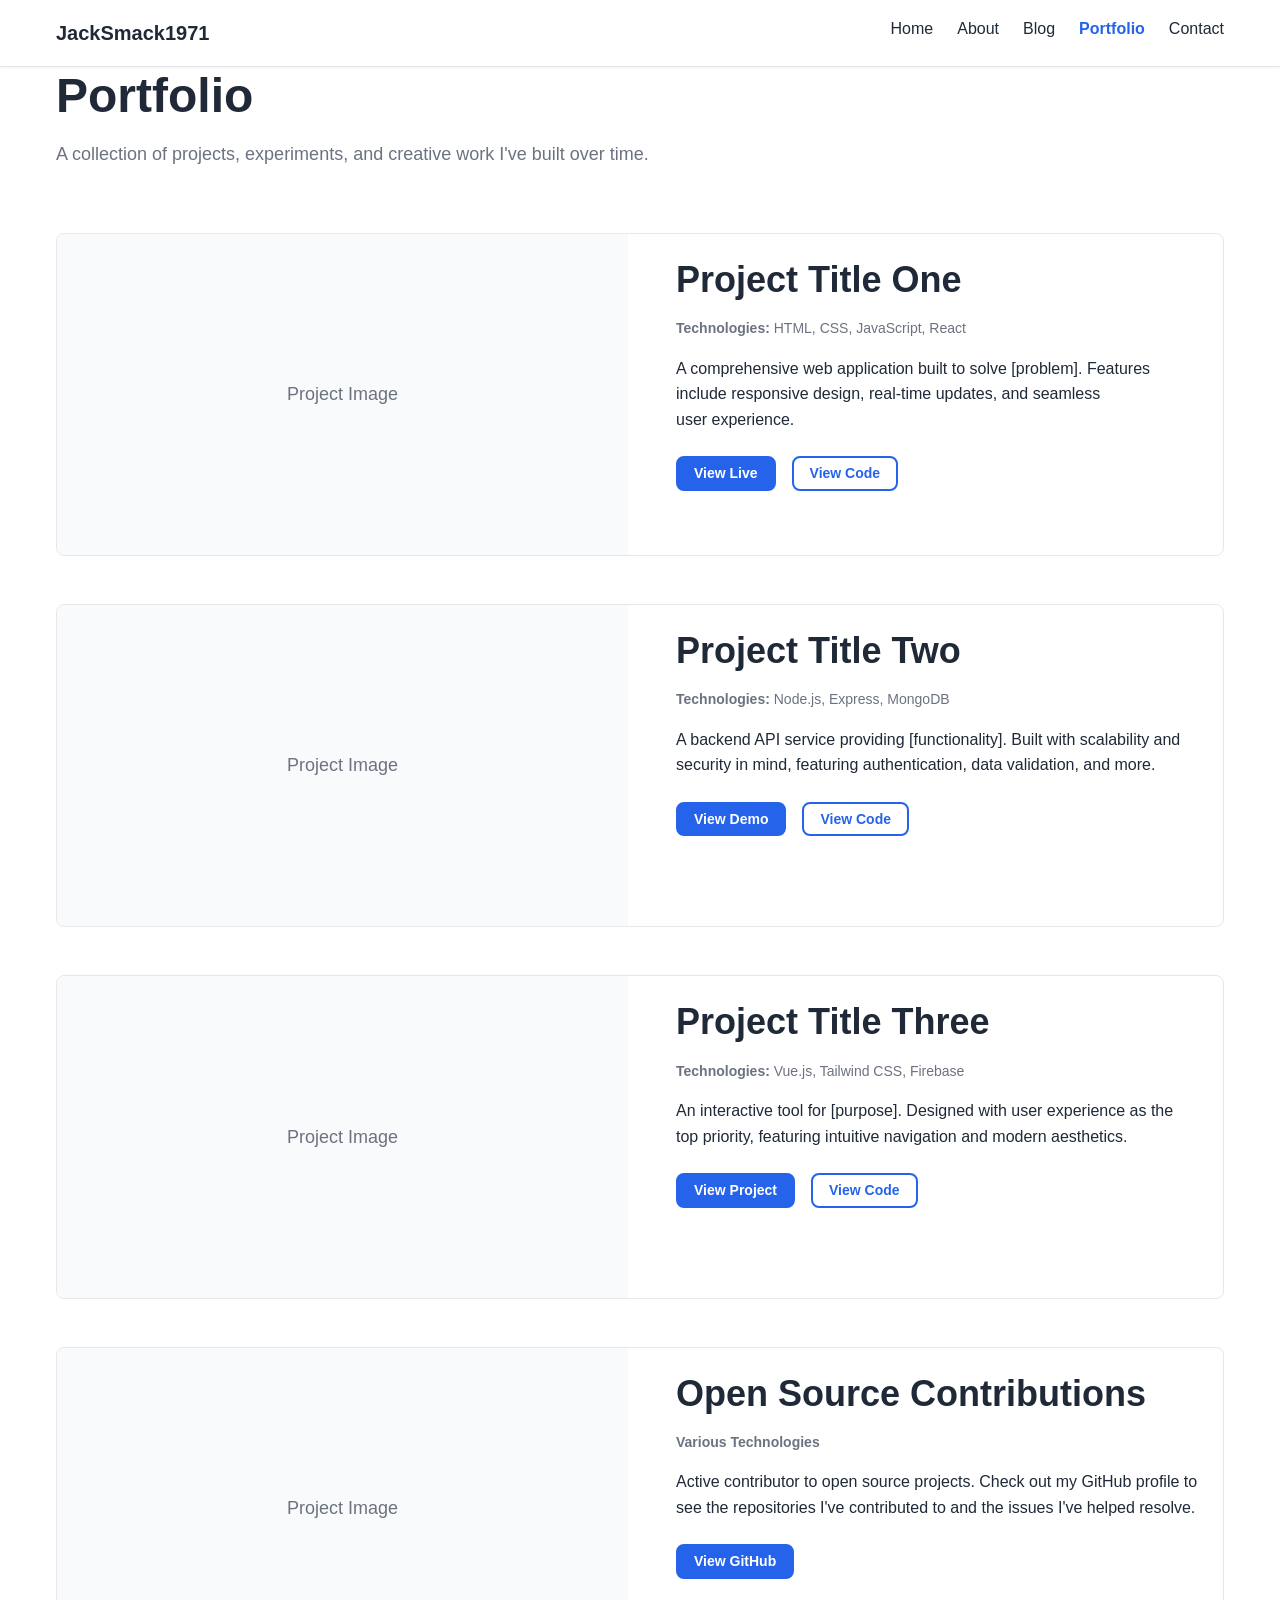
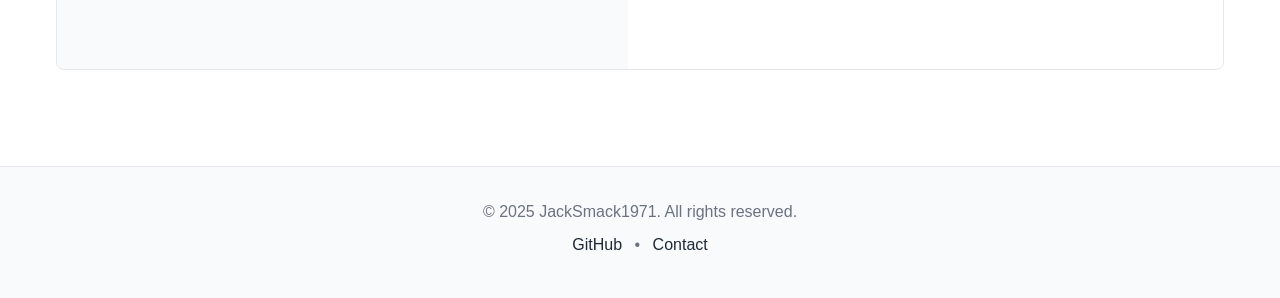
<file: portfolio.html>
<!DOCTYPE html>
<html lang="en">
<head>
  <meta charset="UTF-8">
  <meta name="viewport" content="width=device-width, initial-scale=1">
  <meta name="description" content="JackSmack1971's Portfolio - View my projects, work, and creative experiments.">
  <title>Portfolio - JackSmack1971</title>
  <link rel="stylesheet" href="assets/css/style.css">
</head>
<body>
  <a href="#main-content" class="skip-link">Skip to main content</a>
  
  <header role="banner">
    <nav aria-label="Primary navigation">
      <div class="container">
        <div class="nav-brand">
          <a href="index.html">JackSmack1971</a>
        </div>
        <button class="nav-toggle" aria-label="Toggle navigation" aria-expanded="false">
          <span></span>
          <span></span>
          <span></span>
        </button>
        <ul class="nav-menu">
          <li><a href="index.html">Home</a></li>
          <li><a href="about.html">About</a></li>
          <li><a href="blog.html">Blog</a></li>
          <li><a href="portfolio.html" aria-current="page">Portfolio</a></li>
          <li><a href="contact.html">Contact</a></li>
        </ul>
      </div>
    </nav>
  </header>
  
  <main id="main-content" role="main">
    <div class="container">
      <h1>Portfolio</h1>
      <p class="page-intro">
        A collection of projects, experiments, and creative work I've built over time.
      </p>
      
      <div class="portfolio-grid">
        <!-- Project 1 -->
        <article class="portfolio-item">
          <div class="portfolio-image">
            <!-- Placeholder for project image -->
            <div class="image-placeholder">Project Image</div>
          </div>
          <div class="portfolio-content">
            <h2>Project Title One</h2>
            <p class="project-tech">
              <strong>Technologies:</strong> HTML, CSS, JavaScript, React
            </p>
            <p>
              A comprehensive web application built to solve [problem]. Features include 
              responsive design, real-time updates, and seamless user experience.
            </p>
            <div class="project-links">
              <a href="#" class="btn btn-small btn-primary" target="_blank" rel="noopener noreferrer">
                View Live
              </a>
              <a href="https://github.com/JackSmack1971" class="btn btn-small btn-outline" target="_blank" rel="noopener noreferrer">
                View Code
              </a>
            </div>
          </div>
        </article>
        
        <!-- Project 2 -->
        <article class="portfolio-item">
          <div class="portfolio-image">
            <div class="image-placeholder">Project Image</div>
          </div>
          <div class="portfolio-content">
            <h2>Project Title Two</h2>
            <p class="project-tech">
              <strong>Technologies:</strong> Node.js, Express, MongoDB
            </p>
            <p>
              A backend API service providing [functionality]. Built with scalability 
              and security in mind, featuring authentication, data validation, and more.
            </p>
            <div class="project-links">
              <a href="#" class="btn btn-small btn-primary" target="_blank" rel="noopener noreferrer">
                View Demo
              </a>
              <a href="https://github.com/JackSmack1971" class="btn btn-small btn-outline" target="_blank" rel="noopener noreferrer">
                View Code
              </a>
            </div>
          </div>
        </article>
        
        <!-- Project 3 -->
        <article class="portfolio-item">
          <div class="portfolio-image">
            <div class="image-placeholder">Project Image</div>
          </div>
          <div class="portfolio-content">
            <h2>Project Title Three</h2>
            <p class="project-tech">
              <strong>Technologies:</strong> Vue.js, Tailwind CSS, Firebase
            </p>
            <p>
              An interactive tool for [purpose]. Designed with user experience as 
              the top priority, featuring intuitive navigation and modern aesthetics.
            </p>
            <div class="project-links">
              <a href="#" class="btn btn-small btn-primary" target="_blank" rel="noopener noreferrer">
                View Project
              </a>
              <a href="https://github.com/JackSmack1971" class="btn btn-small btn-outline" target="_blank" rel="noopener noreferrer">
                View Code
              </a>
            </div>
          </div>
        </article>
        
        <!-- Project 4 -->
        <article class="portfolio-item">
          <div class="portfolio-image">
            <div class="image-placeholder">Project Image</div>
          </div>
          <div class="portfolio-content">
            <h2>Open Source Contributions</h2>
            <p class="project-tech">
              <strong>Various Technologies</strong>
            </p>
            <p>
              Active contributor to open source projects. Check out my GitHub profile 
              to see the repositories I've contributed to and the issues I've helped resolve.
            </p>
            <div class="project-links">
              <a href="https://github.com/JackSmack1971" class="btn btn-small btn-primary" target="_blank" rel="noopener noreferrer">
                View GitHub
              </a>
            </div>
          </div>
        </article>
      </div>
    </div>
  </main>
  
  <footer role="contentinfo">
    <div class="container">
      <p>&copy; 2025 JackSmack1971. All rights reserved.</p>
      <p>
        <a href="https://github.com/JackSmack1971" target="_blank" rel="noopener noreferrer">GitHub</a> •
        <a href="contact.html">Contact</a>
      </p>
    </div>
  </footer>
  
  <script src="assets/js/main.js"></script>
</body>
</html>
</file>
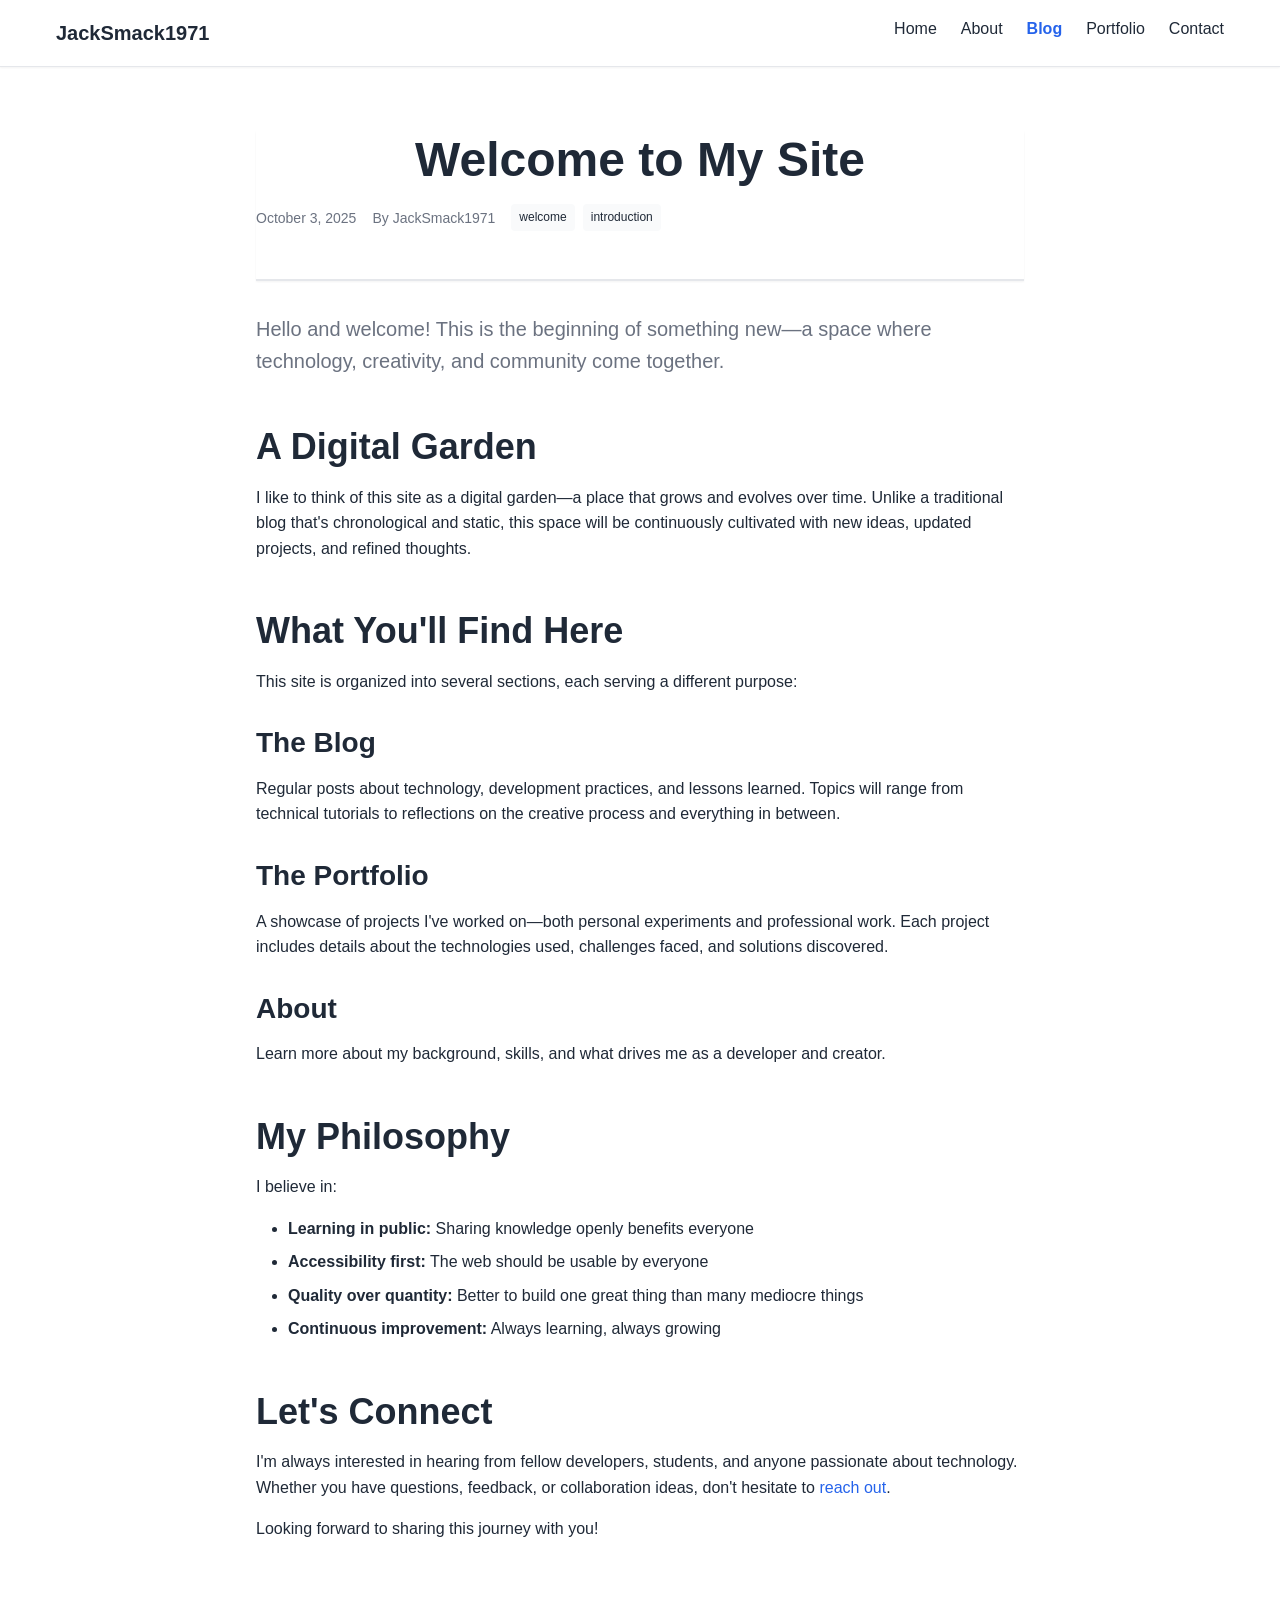
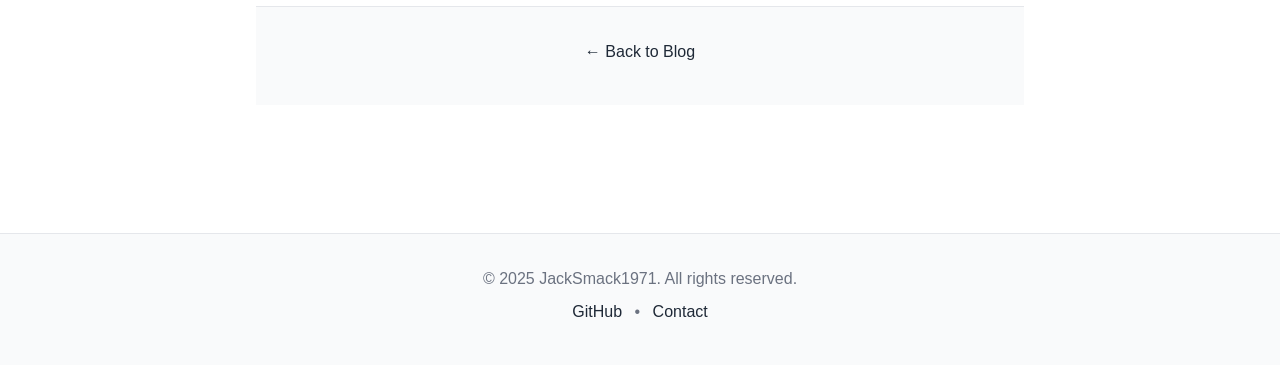
<file: blog/2025-10-03-welcome.html>
<!DOCTYPE html>
<html lang="en">
<head>
  <meta charset="UTF-8">
  <meta name="viewport" content="width=device-width, initial-scale=1">
  <meta name="description" content="Welcome to my site - An introduction to what you'll find here.">
  <title>Welcome to My Site - JackSmack1971</title>
  <link rel="stylesheet" href="../assets/css/style.css">
</head>
<body>
  <a href="#main-content" class="skip-link">Skip to main content</a>
  
  <header role="banner">
    <nav aria-label="Primary navigation">
      <div class="container">
        <div class="nav-brand">
          <a href="../index.html">JackSmack1971</a>
        </div>
        <button class="nav-toggle" aria-label="Toggle navigation" aria-expanded="false">
          <span></span>
          <span></span>
          <span></span>
        </button>
        <ul class="nav-menu">
          <li><a href="../index.html">Home</a></li>
          <li><a href="../about.html">About</a></li>
          <li><a href="../blog.html" aria-current="page">Blog</a></li>
          <li><a href="../portfolio.html">Portfolio</a></li>
          <li><a href="../contact.html">Contact</a></li>
        </ul>
      </div>
    </nav>
  </header>
  
  <main id="main-content" role="main">
    <article class="blog-post">
      <div class="container">
        <header class="post-header">
          <h1>Welcome to My Site</h1>
          <div class="post-meta">
            <time datetime="2025-10-03">October 3, 2025</time>
            <span class="post-author">By JackSmack1971</span>
            <span class="post-tags">
              <span class="tag">welcome</span>
              <span class="tag">introduction</span>
            </span>
          </div>
        </header>
        
        <div class="post-content">
          <p class="lead">
            Hello and welcome! This is the beginning of something new—a space where 
            technology, creativity, and community come together.
          </p>
          
          <h2>A Digital Garden</h2>
          <p>
            I like to think of this site as a digital garden—a place that grows and 
            evolves over time. Unlike a traditional blog that's chronological and 
            static, this space will be continuously cultivated with new ideas, 
            updated projects, and refined thoughts.
          </p>
          
          <h2>What You'll Find Here</h2>
          <p>
            This site is organized into several sections, each serving a different purpose:
          </p>
          
          <h3>The Blog</h3>
          <p>
            Regular posts about technology, development practices, and lessons learned. 
            Topics will range from technical tutorials to reflections on the creative 
            process and everything in between.
          </p>
          
          <h3>The Portfolio</h3>
          <p>
            A showcase of projects I've worked on—both personal experiments and 
            professional work. Each project includes details about the technologies 
            used, challenges faced, and solutions discovered.
          </p>
          
          <h3>About</h3>
          <p>
            Learn more about my background, skills, and what drives me as a developer 
            and creator.
          </p>
          
          <h2>My Philosophy</h2>
          <p>
            I believe in:
          </p>
          
          <ul>
            <li><strong>Learning in public:</strong> Sharing knowledge openly benefits everyone</li>
            <li><strong>Accessibility first:</strong> The web should be usable by everyone</li>
            <li><strong>Quality over quantity:</strong> Better to build one great thing than many mediocre things</li>
            <li><strong>Continuous improvement:</strong> Always learning, always growing</li>
          </ul>
          
          <h2>Let's Connect</h2>
          <p>
            I'm always interested in hearing from fellow developers, students, and 
            anyone passionate about technology. Whether you have questions, feedback, 
            or collaboration ideas, don't hesitate to <a href="../contact.html">reach out</a>.
          </p>
          
          <p>
            Looking forward to sharing this journey with you!
          </p>
        </div>
        
        <footer class="post-footer">
          <p><a href="../blog.html">← Back to Blog</a></p>
        </footer>
      </div>
    </article>
  </main>
  
  <footer role="contentinfo">
    <div class="container">
      <p>&copy; 2025 JackSmack1971. All rights reserved.</p>
      <p>
        <a href="https://github.com/JackSmack1971" target="_blank" rel="noopener noreferrer">GitHub</a> •
        <a href="../contact.html">Contact</a>
      </p>
    </div>
  </footer>
  
  <script src="../assets/js/main.js"></script>
</body>
</html>
</file>
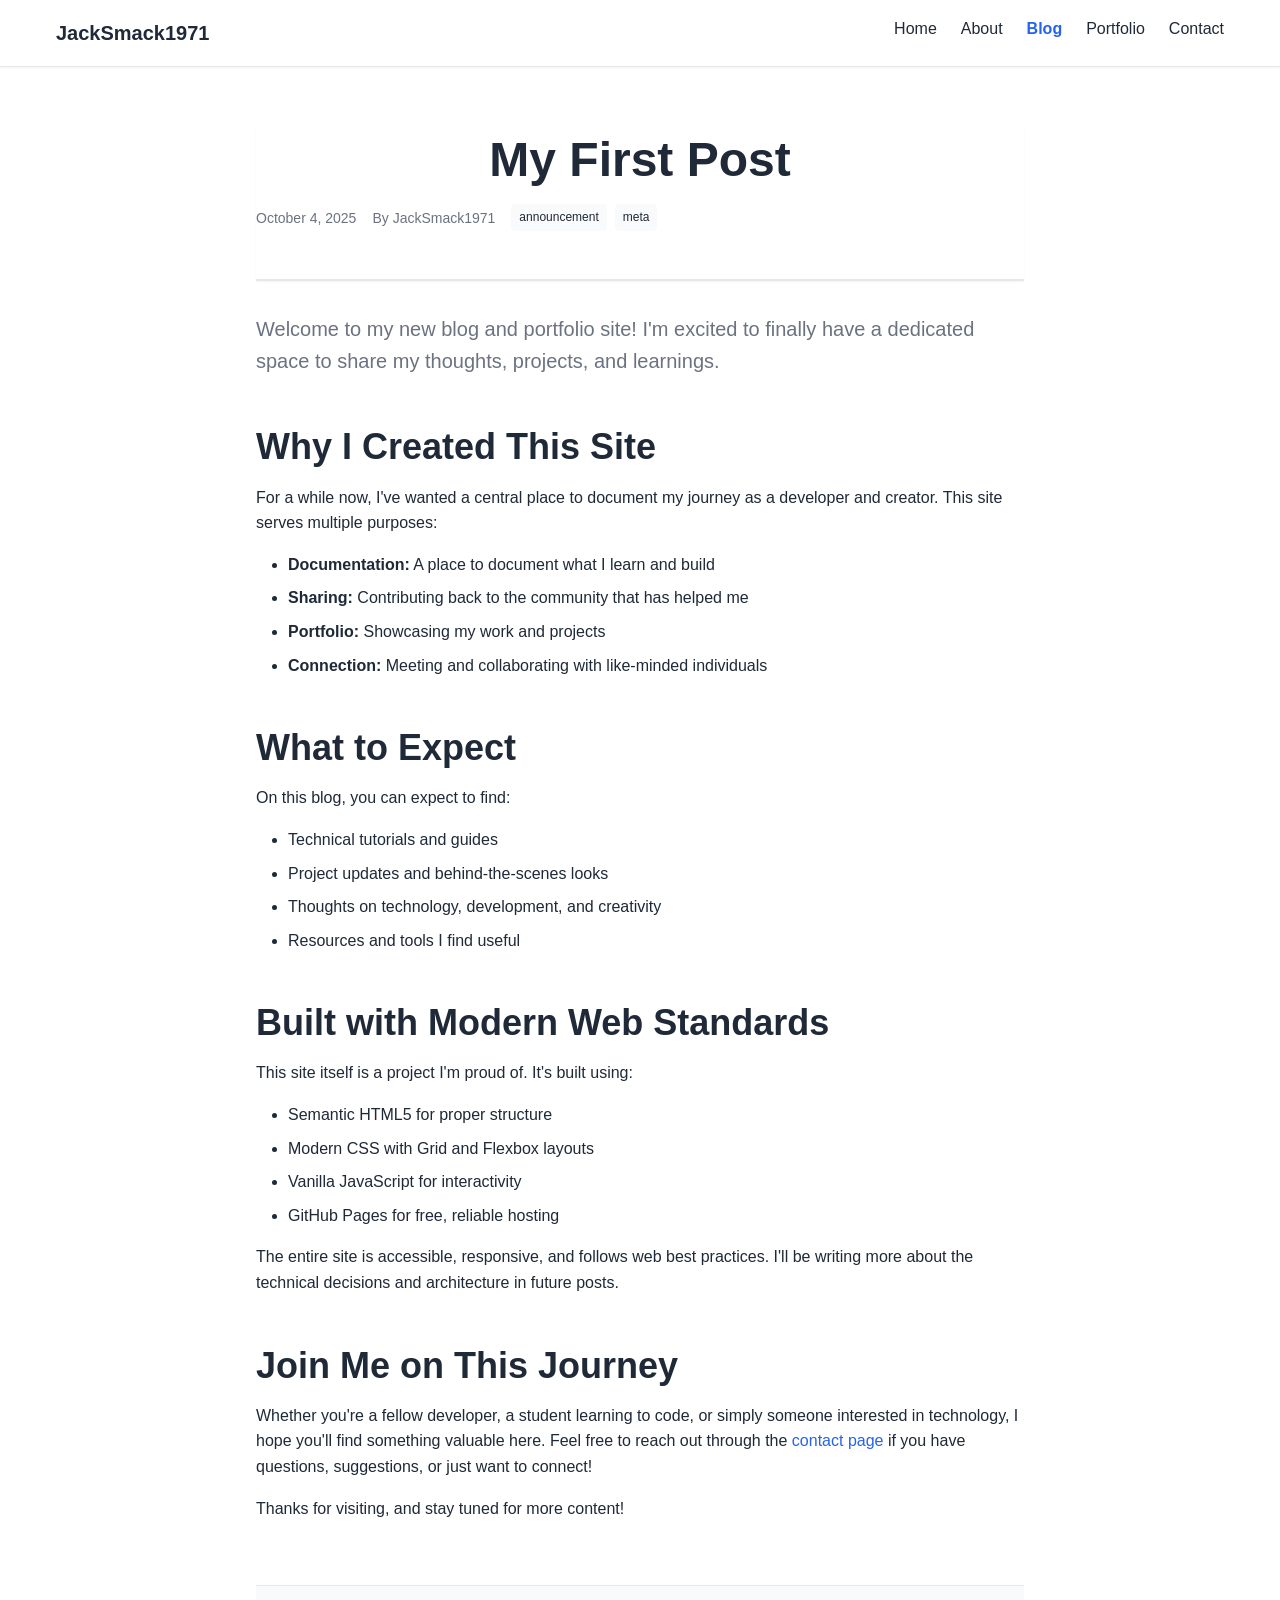
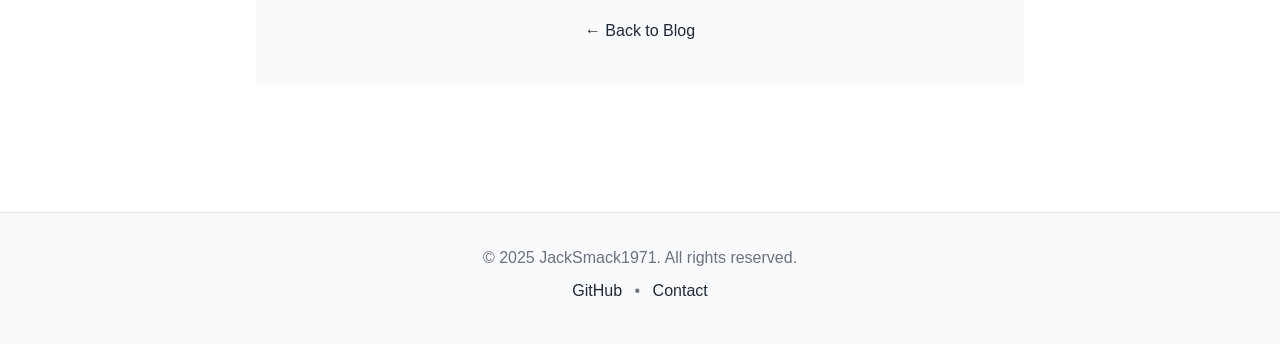
<file: blog/2025-10-04-first-post.html>
<!DOCTYPE html>
<html lang="en">
<head>
  <meta charset="UTF-8">
  <meta name="viewport" content="width=device-width, initial-scale=1">
  <meta name="description" content="My first blog post - Launching my new blog and portfolio site.">
  <title>My First Post - JackSmack1971</title>
  <link rel="stylesheet" href="../assets/css/style.css">
</head>
<body>
  <a href="#main-content" class="skip-link">Skip to main content</a>
  
  <header role="banner">
    <nav aria-label="Primary navigation">
      <div class="container">
        <div class="nav-brand">
          <a href="../index.html">JackSmack1971</a>
        </div>
        <button class="nav-toggle" aria-label="Toggle navigation" aria-expanded="false">
          <span></span>
          <span></span>
          <span></span>
        </button>
        <ul class="nav-menu">
          <li><a href="../index.html">Home</a></li>
          <li><a href="../about.html">About</a></li>
          <li><a href="../blog.html" aria-current="page">Blog</a></li>
          <li><a href="../portfolio.html">Portfolio</a></li>
          <li><a href="../contact.html">Contact</a></li>
        </ul>
      </div>
    </nav>
  </header>
  
  <main id="main-content" role="main">
    <article class="blog-post">
      <div class="container">
        <header class="post-header">
          <h1>My First Post</h1>
          <div class="post-meta">
            <time datetime="2025-10-04">October 4, 2025</time>
            <span class="post-author">By JackSmack1971</span>
            <span class="post-tags">
              <span class="tag">announcement</span>
              <span class="tag">meta</span>
            </span>
          </div>
        </header>
        
        <div class="post-content">
          <p class="lead">
            Welcome to my new blog and portfolio site! I'm excited to finally have a 
            dedicated space to share my thoughts, projects, and learnings.
          </p>
          
          <h2>Why I Created This Site</h2>
          <p>
            For a while now, I've wanted a central place to document my journey as a 
            developer and creator. This site serves multiple purposes:
          </p>
          
          <ul>
            <li><strong>Documentation:</strong> A place to document what I learn and build</li>
            <li><strong>Sharing:</strong> Contributing back to the community that has helped me</li>
            <li><strong>Portfolio:</strong> Showcasing my work and projects</li>
            <li><strong>Connection:</strong> Meeting and collaborating with like-minded individuals</li>
          </ul>
          
          <h2>What to Expect</h2>
          <p>
            On this blog, you can expect to find:
          </p>
          
          <ul>
            <li>Technical tutorials and guides</li>
            <li>Project updates and behind-the-scenes looks</li>
            <li>Thoughts on technology, development, and creativity</li>
            <li>Resources and tools I find useful</li>
          </ul>
          
          <h2>Built with Modern Web Standards</h2>
          <p>
            This site itself is a project I'm proud of. It's built using:
          </p>
          
          <ul>
            <li>Semantic HTML5 for proper structure</li>
            <li>Modern CSS with Grid and Flexbox layouts</li>
            <li>Vanilla JavaScript for interactivity</li>
            <li>GitHub Pages for free, reliable hosting</li>
          </ul>
          
          <p>
            The entire site is accessible, responsive, and follows web best practices. 
            I'll be writing more about the technical decisions and architecture in 
            future posts.
          </p>
          
          <h2>Join Me on This Journey</h2>
          <p>
            Whether you're a fellow developer, a student learning to code, or simply 
            someone interested in technology, I hope you'll find something valuable here. 
            Feel free to reach out through the <a href="../contact.html">contact page</a> 
            if you have questions, suggestions, or just want to connect!
          </p>
          
          <p>
            Thanks for visiting, and stay tuned for more content!
          </p>
        </div>
        
        <footer class="post-footer">
          <p><a href="../blog.html">← Back to Blog</a></p>
        </footer>
      </div>
    </article>
  </main>
  
  <footer role="contentinfo">
    <div class="container">
      <p>&copy; 2025 JackSmack1971. All rights reserved.</p>
      <p>
        <a href="https://github.com/JackSmack1971" target="_blank" rel="noopener noreferrer">GitHub</a> •
        <a href="../contact.html">Contact</a>
      </p>
    </div>
  </footer>
  
  <script src="../assets/js/main.js"></script>
</body>
</html>
</file>
<file: assets/css/style.css>
/* ============================================
   MODERN CSS RESET & BASE STYLES
   ============================================ */
*,
*::before,
*::after {
  box-sizing: border-box;
  margin: 0;
  padding: 0;
}

:root {
  /* Color System (WCAG AA compliant) */
  --color-primary: #2563eb;
  --color-primary-dark: #1d4ed8;
  --color-primary-light: #3b82f6;
  --color-secondary: #7c3aed;
  --color-accent: #10b981;
  --color-text: #1f2937;
  --color-text-light: #6b7280;
  --color-background: #ffffff;
  --color-surface: #f9fafb;
  --color-border: #e5e7eb;
  --color-error: #ef4444;
  --color-success: #10b981;
  
  /* Typography */
  --font-sans: -apple-system, BlinkMacSystemFont, "Segoe UI", Roboto, "Helvetica Neue", Arial, sans-serif;
  --font-mono: "SF Mono", Monaco, "Cascadia Code", "Courier New", monospace;
  
  /* Spacing Scale */
  --space-xs: 0.25rem;
  --space-sm: 0.5rem;
  --space-md: 1rem;
  --space-lg: 1.5rem;
  --space-xl: 2rem;
  --space-2xl: 3rem;
  --space-3xl: 4rem;
  
  /* Layout */
  --max-width: 1200px;
  --max-width-narrow: 800px;
  --border-radius: 0.5rem;
  --border-radius-sm: 0.25rem;
  --border-radius-lg: 0.75rem;
  
  /* Shadows */
  --shadow-sm: 0 1px 2px 0 rgba(0, 0, 0, 0.05);
  --shadow-md: 0 4px 6px -1px rgba(0, 0, 0, 0.1), 0 2px 4px -1px rgba(0, 0, 0, 0.06);
  --shadow-lg: 0 10px 15px -3px rgba(0, 0, 0, 0.1), 0 4px 6px -2px rgba(0, 0, 0, 0.05);
  
  /* Transitions */
  --transition-fast: 150ms ease;
  --transition-base: 200ms ease;
  --transition-slow: 300ms ease;
}

html {
  font-size: 16px;
  -webkit-font-smoothing: antialiased;
  -moz-osx-font-smoothing: grayscale;
  scroll-behavior: smooth;
}

body {
  font-family: var(--font-sans);
  line-height: 1.6;
  color: var(--color-text);
  background-color: var(--color-background);
  min-height: 100dvh;
  display: flex;
  flex-direction: column;
}

main {
  flex: 1;
}

img,
picture,
video,
canvas,
svg {
  display: block;
  max-width: 100%;
  height: auto;
}

input,
button,
textarea,
select {
  font: inherit;
}

/* ============================================
   ACCESSIBILITY: FOCUS MANAGEMENT
   ============================================ */
:focus-visible {
  outline: 2px solid var(--color-primary);
  outline-offset: 2px;
}

/* Skip link for keyboard navigation */
.skip-link {
  position: absolute;
  top: -100px;
  left: 0;
  background: var(--color-primary);
  color: white;
  padding: var(--space-sm) var(--space-md);
  text-decoration: none;
  z-index: 100;
}

.skip-link:focus {
  top: 0;
}

/* Screen reader only content */
.sr-only {
  position: absolute;
  width: 1px;
  height: 1px;
  padding: 0;
  margin: -1px;
  overflow: hidden;
  clip: rect(0, 0, 0, 0);
  white-space: nowrap;
  border: 0;
}

/* ============================================
   ACCESSIBILITY: REDUCED MOTION
   ============================================ */
@media (prefers-reduced-motion: reduce) {
  *,
  *::before,
  *::after {
    animation-duration: 0.01ms !important;
    animation-iteration-count: 1 !important;
    transition-duration: 0.01ms !important;
    scroll-behavior: auto !important;
  }
}

/* ============================================
   TYPOGRAPHY
   ============================================ */
h1, h2, h3, h4, h5, h6 {
  text-wrap: balance;
  line-height: 1.2;
  margin-bottom: var(--space-md);
  font-weight: 700;
  color: var(--color-text);
}

h1 { font-size: clamp(2rem, 5vw, 3rem); }
h2 { font-size: clamp(1.5rem, 4vw, 2.25rem); }
h3 { font-size: clamp(1.25rem, 3vw, 1.75rem); }
h4 { font-size: 1.25rem; }
h5 { font-size: 1.125rem; }
h6 { font-size: 1rem; }

p {
  text-wrap: pretty;
  margin-bottom: var(--space-md);
}

.lead {
  font-size: 1.25rem;
  color: var(--color-text-light);
  font-weight: 300;
}

a {
  color: var(--color-primary);
  text-decoration: none;
  transition: color var(--transition-fast);
}

a:hover,
a:focus-visible {
  color: var(--color-primary-dark);
  text-decoration: underline;
}

ul, ol {
  margin-bottom: var(--space-md);
  padding-left: var(--space-xl);
}

li {
  margin-bottom: var(--space-sm);
}

code {
  font-family: var(--font-mono);
  background: var(--color-surface);
  padding: 0.125rem 0.25rem;
  border-radius: var(--border-radius-sm);
  font-size: 0.875em;
}

/* ============================================
   LAYOUT: CONTAINER
   ============================================ */
.container {
  width: 100%;
  max-width: var(--max-width);
  margin-inline: auto;
  padding-inline: var(--space-md);
}

/* ============================================
   LAYOUT: GRID SYSTEM
   ============================================ */
.grid {
  display: grid;
  gap: var(--space-lg);
  grid-template-columns: repeat(auto-fit, minmax(min(300px, 100%), 1fr));
}

/* ============================================
   HEADER & NAVIGATION
   ============================================ */
header {
  background: var(--color-background);
  border-bottom: 1px solid var(--color-border);
  position: sticky;
  top: 0;
  z-index: 50;
  box-shadow: var(--shadow-sm);
}

nav {
  padding-block: var(--space-md);
}

nav .container {
  display: flex;
  justify-content: space-between;
  align-items: center;
  gap: var(--space-md);
}

.nav-brand a {
  font-size: 1.25rem;
  font-weight: 700;
  color: var(--color-text);
  text-decoration: none;
}

.nav-brand a:hover {
  color: var(--color-primary);
  text-decoration: none;
}

.nav-menu {
  display: flex;
  gap: var(--space-lg);
  list-style: none;
  padding: 0;
  margin: 0;
}

.nav-menu a {
  color: var(--color-text);
  text-decoration: none;
  font-weight: 500;
  transition: color var(--transition-fast);
}

.nav-menu a:hover,
.nav-menu a:focus-visible {
  color: var(--color-primary);
  text-decoration: none;
}

.nav-menu a[aria-current="page"] {
  color: var(--color-primary);
  font-weight: 600;
}

/* Mobile Navigation Toggle */
.nav-toggle {
  display: none;
  flex-direction: column;
  gap: 4px;
  background: none;
  border: none;
  cursor: pointer;
  padding: var(--space-sm);
}

.nav-toggle span {
  display: block;
  width: 24px;
  height: 2px;
  background: var(--color-text);
  transition: transform var(--transition-base);
}

@media (max-width: 768px) {
  .nav-toggle {
    display: flex;
  }
  
  .nav-menu {
    position: absolute;
    top: 100%;
    left: 0;
    right: 0;
    background: var(--color-background);
    flex-direction: column;
    gap: 0;
    padding: var(--space-md);
    box-shadow: var(--shadow-md);
    display: none;
  }
  
  .nav-menu.active {
    display: flex;
  }
  
  .nav-menu li {
    padding: var(--space-sm) 0;
  }
}

/* ============================================
   FOOTER
   ============================================ */
footer {
  background: var(--color-surface);
  border-top: 1px solid var(--color-border);
  margin-top: var(--space-3xl);
  padding-block: var(--space-xl);
  text-align: center;
}

footer p {
  margin-bottom: var(--space-sm);
  color: var(--color-text-light);
}

footer a {
  color: var(--color-text);
  margin-inline: var(--space-sm);
}

footer a:hover {
  color: var(--color-primary);
}

/* ============================================
   COMPONENTS: BUTTONS
   ============================================ */
.btn {
  display: inline-block;
  padding: var(--space-sm) var(--space-lg);
  background-color: var(--color-primary);
  color: white;
  text-decoration: none;
  border-radius: var(--border-radius);
  border: 2px solid var(--color-primary);
  cursor: pointer;
  font-family: inherit;
  font-size: 1rem;
  font-weight: 600;
  transition: all var(--transition-base);
  text-align: center;
}

.btn:hover,
.btn:focus-visible {
  background-color: var(--color-primary-dark);
  border-color: var(--color-primary-dark);
  text-decoration: none;
  transform: translateY(-1px);
  box-shadow: var(--shadow-md);
}

.btn-secondary {
  background-color: var(--color-secondary);
  border-color: var(--color-secondary);
}

.btn-secondary:hover,
.btn-secondary:focus-visible {
  background-color: #6d28d9;
  border-color: #6d28d9;
}

.btn-outline {
  background-color: transparent;
  color: var(--color-primary);
}

.btn-outline:hover,
.btn-outline:focus-visible {
  background-color: var(--color-primary);
  color: white;
}

.btn-small {
  padding: var(--space-xs) var(--space-md);
  font-size: 0.875rem;
}

/* ============================================
   COMPONENTS: CARDS
   ============================================ */
.card {
  background: var(--color-background);
  border: 1px solid var(--color-border);
  border-radius: var(--border-radius);
  padding: var(--space-lg);
  transition: all var(--transition-base);
  container-type: inline-size;
  container-name: card;
}

.card:hover {
  box-shadow: var(--shadow-lg);
  transform: translateY(-2px);
}

.card h3 {
  margin-bottom: var(--space-sm);
}

.card h3 a {
  color: var(--color-text);
  text-decoration: none;
}

.card h3 a:hover {
  color: var(--color-primary);
}

.card time {
  display: block;
  font-size: 0.875rem;
  color: var(--color-text-light);
  margin-bottom: var(--space-sm);
}

.card-link {
  color: var(--color-primary);
  font-weight: 600;
  text-decoration: none;
}

.card-link:hover {
  text-decoration: underline;
}

/* ============================================
   HERO SECTION
   ============================================ */
.hero {
  background: linear-gradient(135deg, var(--color-primary) 0%, var(--color-secondary) 100%);
  color: white;
  padding-block: var(--space-3xl);
  text-align: center;
}

.hero h1 {
  color: white;
  margin-bottom: var(--space-md);
}

.hero-subtitle {
  font-size: 1.5rem;
  font-weight: 300;
  margin-bottom: var(--space-md);
}

.hero-description {
  font-size: 1.125rem;
  max-width: 600px;
  margin-inline: auto;
  margin-bottom: var(--space-xl);
  opacity: 0.95;
}

.hero-cta {
  display: flex;
  gap: var(--space-md);
  justify-content: center;
  flex-wrap: wrap;
}

.hero .btn {
  background: white;
  color: var(--color-primary);
  border-color: white;
}

.hero .btn:hover {
  background: var(--color-surface);
  transform: translateY(-2px);
}

.hero .btn-secondary {
  background: transparent;
  color: white;
  border-color: white;
}

.hero .btn-secondary:hover {
  background: rgba(255, 255, 255, 0.1);
}

/* ============================================
   SECTIONS
   ============================================ */
.featured {
  padding-block: var(--space-3xl);
}

.featured h2 {
  text-align: center;
  margin-bottom: var(--space-xl);
}

.about-preview {
  background: var(--color-surface);
  padding-block: var(--space-3xl);
  text-align: center;
}

.about-content {
  max-width: var(--max-width-narrow);
  margin-inline: auto;
}

/* ============================================
   PAGE CONTENT
   ============================================ */
.page-content {
  padding-block: var(--space-3xl);
}

.page-content .container {
  max-width: var(--max-width-narrow);
}

.page-intro {
  font-size: 1.125rem;
  color: var(--color-text-light);
  margin-bottom: var(--space-xl);
}

/* ============================================
   BLOG
   ============================================ */
.blog-list {
  max-width: var(--max-width-narrow);
  margin-inline: auto;
  padding-block: var(--space-xl);
}

.blog-post-preview {
  border-bottom: 1px solid var(--color-border);
  padding-bottom: var(--space-xl);
  margin-bottom: var(--space-xl);
}

.blog-post-preview:last-of-type {
  border-bottom: none;
}

.blog-post-preview h2 {
  margin-bottom: var(--space-sm);
}

.blog-post-preview h2 a {
  color: var(--color-text);
  text-decoration: none;
}

.blog-post-preview h2 a:hover {
  color: var(--color-primary);
}

.post-meta {
  display: flex;
  gap: var(--space-md);
  flex-wrap: wrap;
  align-items: center;
  font-size: 0.875rem;
  color: var(--color-text-light);
  margin-bottom: var(--space-md);
}

.post-tags {
  display: flex;
  gap: var(--space-sm);
}

.tag {
  background: var(--color-surface);
  padding: var(--space-xs) var(--space-sm);
  border-radius: var(--border-radius-sm);
  font-size: 0.75rem;
  color: var(--color-text);
}

.read-more {
  color: var(--color-primary);
  font-weight: 600;
  text-decoration: none;
}

.read-more:hover {
  text-decoration: underline;
}

.blog-cta {
  text-align: center;
  padding: var(--space-xl);
  background: var(--color-surface);
  border-radius: var(--border-radius);
}

/* Blog Post Single */
.blog-post {
  padding-block: var(--space-3xl);
}

.blog-post .container {
  max-width: var(--max-width-narrow);
}

.post-header {
  text-align: center;
  margin-bottom: var(--space-xl);
  padding-bottom: var(--space-xl);
  border-bottom: 2px solid var(--color-border);
}

.post-header h1 {
  margin-bottom: var(--space-md);
}

.post-content {
  margin-bottom: var(--space-xl);
}

.post-content h2 {
  margin-top: var(--space-2xl);
}

.post-content h3 {
  margin-top: var(--space-xl);
}

.post-footer {
  padding-top: var(--space-xl);
  border-top: 1px solid var(--color-border);
}

/* ============================================
   PORTFOLIO
   ============================================ */
.portfolio-grid {
  display: grid;
  gap: var(--space-2xl);
  padding-block: var(--space-xl);
}

.portfolio-item {
  display: grid;
  gap: var(--space-lg);
  border: 1px solid var(--color-border);
  border-radius: var(--border-radius);
  overflow: hidden;
  transition: all var(--transition-base);
}

.portfolio-item:hover {
  box-shadow: var(--shadow-lg);
  transform: translateY(-4px);
}

@media (min-width: 768px) {
  .portfolio-item {
    grid-template-columns: 1fr 1fr;
  }
}

.portfolio-image {
  background: var(--color-surface);
}

.image-placeholder {
  aspect-ratio: 16 / 9;
  display: flex;
  align-items: center;
  justify-content: center;
  color: var(--color-text-light);
  font-size: 1.125rem;
}

.portfolio-content {
  padding: var(--space-lg);
}

.project-tech {
  margin-bottom: var(--space-md);
  color: var(--color-text-light);
  font-size: 0.875rem;
}

.project-links {
  display: flex;
  gap: var(--space-md);
  flex-wrap: wrap;
  margin-top: var(--space-lg);
}

/* ============================================
   CONTACT & FORMS
   ============================================ */
.contact-content {
  display: grid;
  gap: var(--space-2xl);
  padding-block: var(--space-xl);
}

@media (min-width: 768px) {
  .contact-content {
    grid-template-columns: 2fr 1fr;
  }
}

.contact-form {
  display: flex;
  flex-direction: column;
  gap: var(--space-lg);
}

.form-group {
  display: flex;
  flex-direction: column;
  gap: var(--space-sm);
}

.form-group label {
  font-weight: 600;
  color: var(--color-text);
}

.required {
  color: var(--color-error);
}

.form-group input,
.form-group textarea {
  padding: var(--space-sm);
  border: 1px solid var(--color-border);
  border-radius: var(--border-radius);
  font-family: inherit;
  font-size: 1rem;
  transition: border-color var(--transition-fast);
}

.form-group input:focus,
.form-group textarea:focus {
  outline: none;
  border-color: var(--color-primary);
}

.form-group textarea {
  resize: vertical;
  min-height: 120px;
}

.form-feedback {
  padding: var(--space-md);
  border-radius: var(--border-radius);
  margin-top: var(--space-md);
  display: none;
}

.form-feedback.success {
  display: block;
  background: #d1fae5;
  color: #065f46;
  border: 1px solid #10b981;
}

.form-feedback.error {
  display: block;
  background: #fee2e2;
  color: #991b1b;
  border: 1px solid #ef4444;
}

.contact-info h2 {
  margin-bottom: var(--space-lg);
}

.contact-methods {
  display: flex;
  flex-direction: column;
  gap: var(--space-lg);
}

.contact-method {
  padding: var(--space-lg);
  background: var(--color-surface);
  border-radius: var(--border-radius);
}

.contact-method h3 {
  margin-bottom: var(--space-sm);
}

.contact-note {
  margin-top: var(--space-lg);
  padding: var(--space-md);
  background: var(--color-surface);
  border-left: 4px solid var(--color-primary);
  border-radius: var(--border-radius);
  font-size: 0.875rem;
}

/* ============================================
   UTILITIES
   ============================================ */
.skills-list {
  display: grid;
  gap: var(--space-sm);
  list-style: none;
  padding: 0;
}

.skills-list li {
  padding-left: var(--space-lg);
  position: relative;
}

.skills-list li::before {
  content: "✓";
  position: absolute;
  left: 0;
  color: var(--color-primary);
  font-weight: bold;
}
</file>
